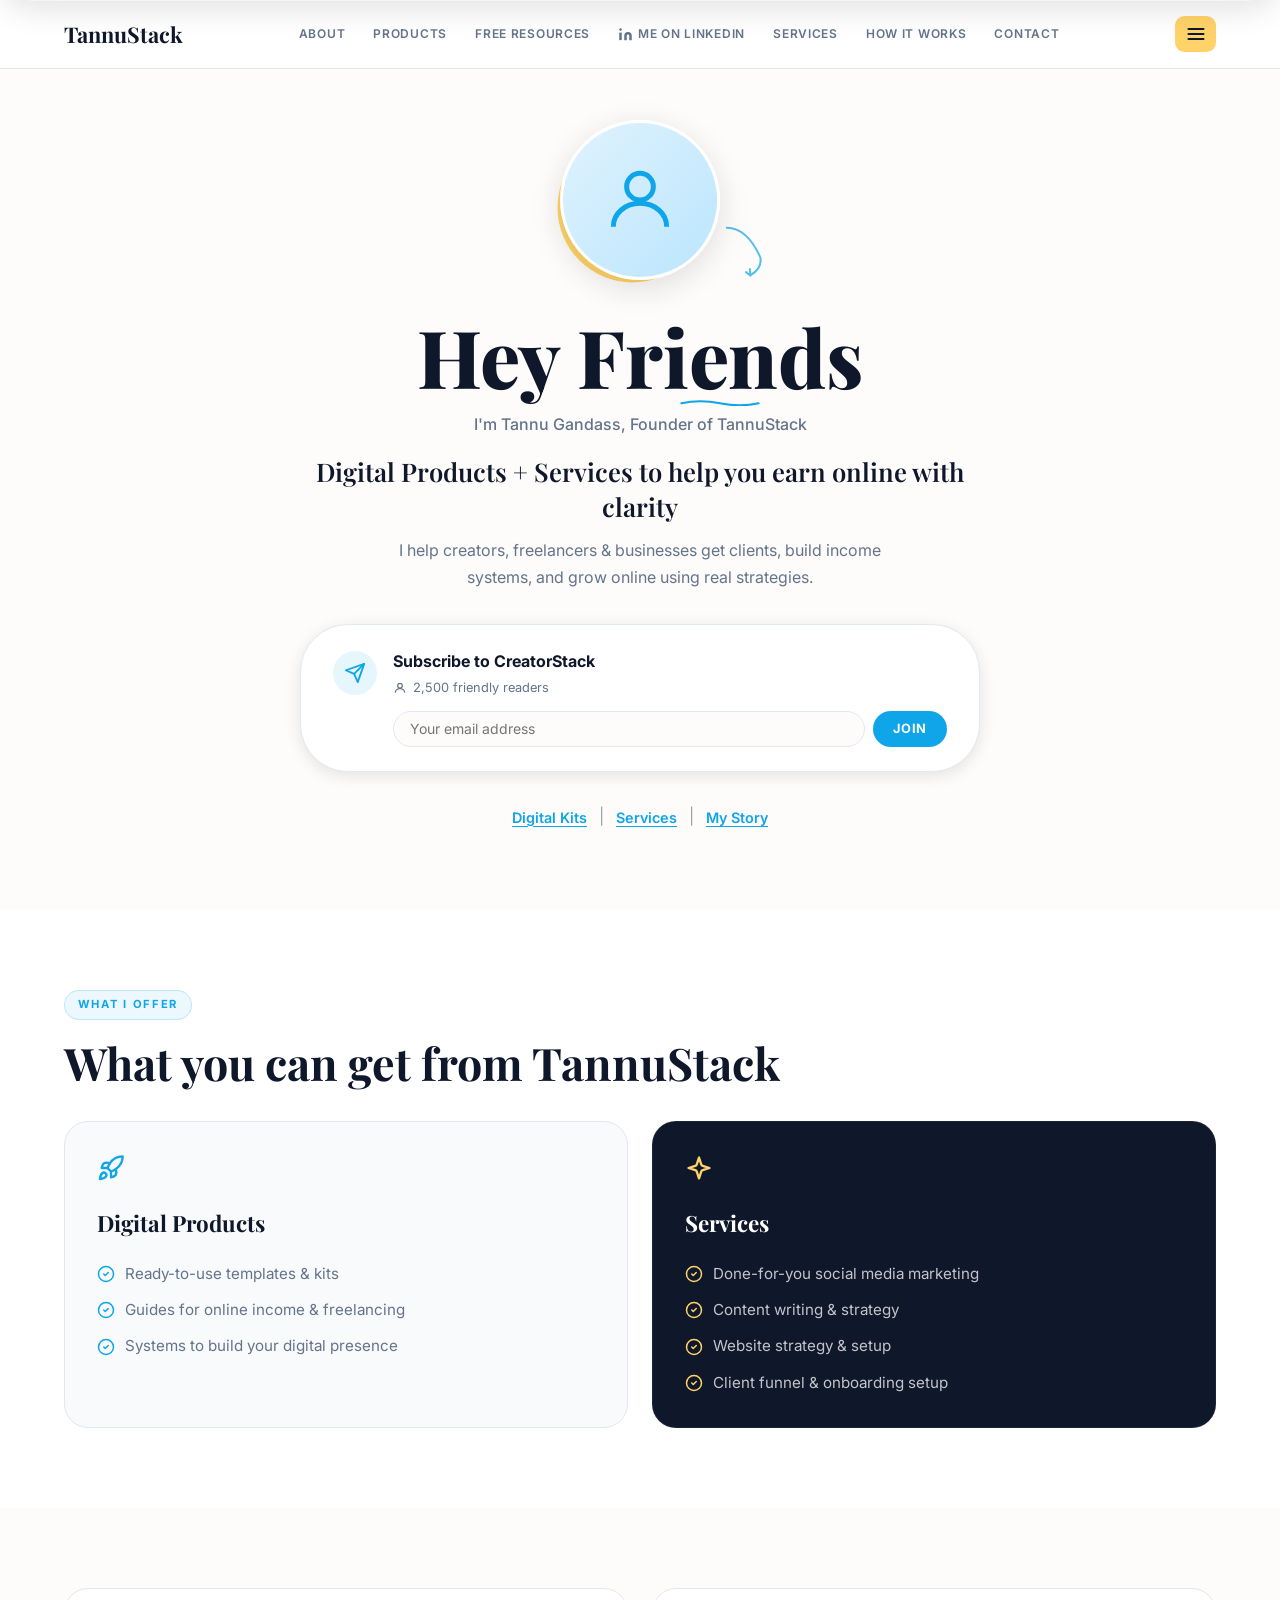
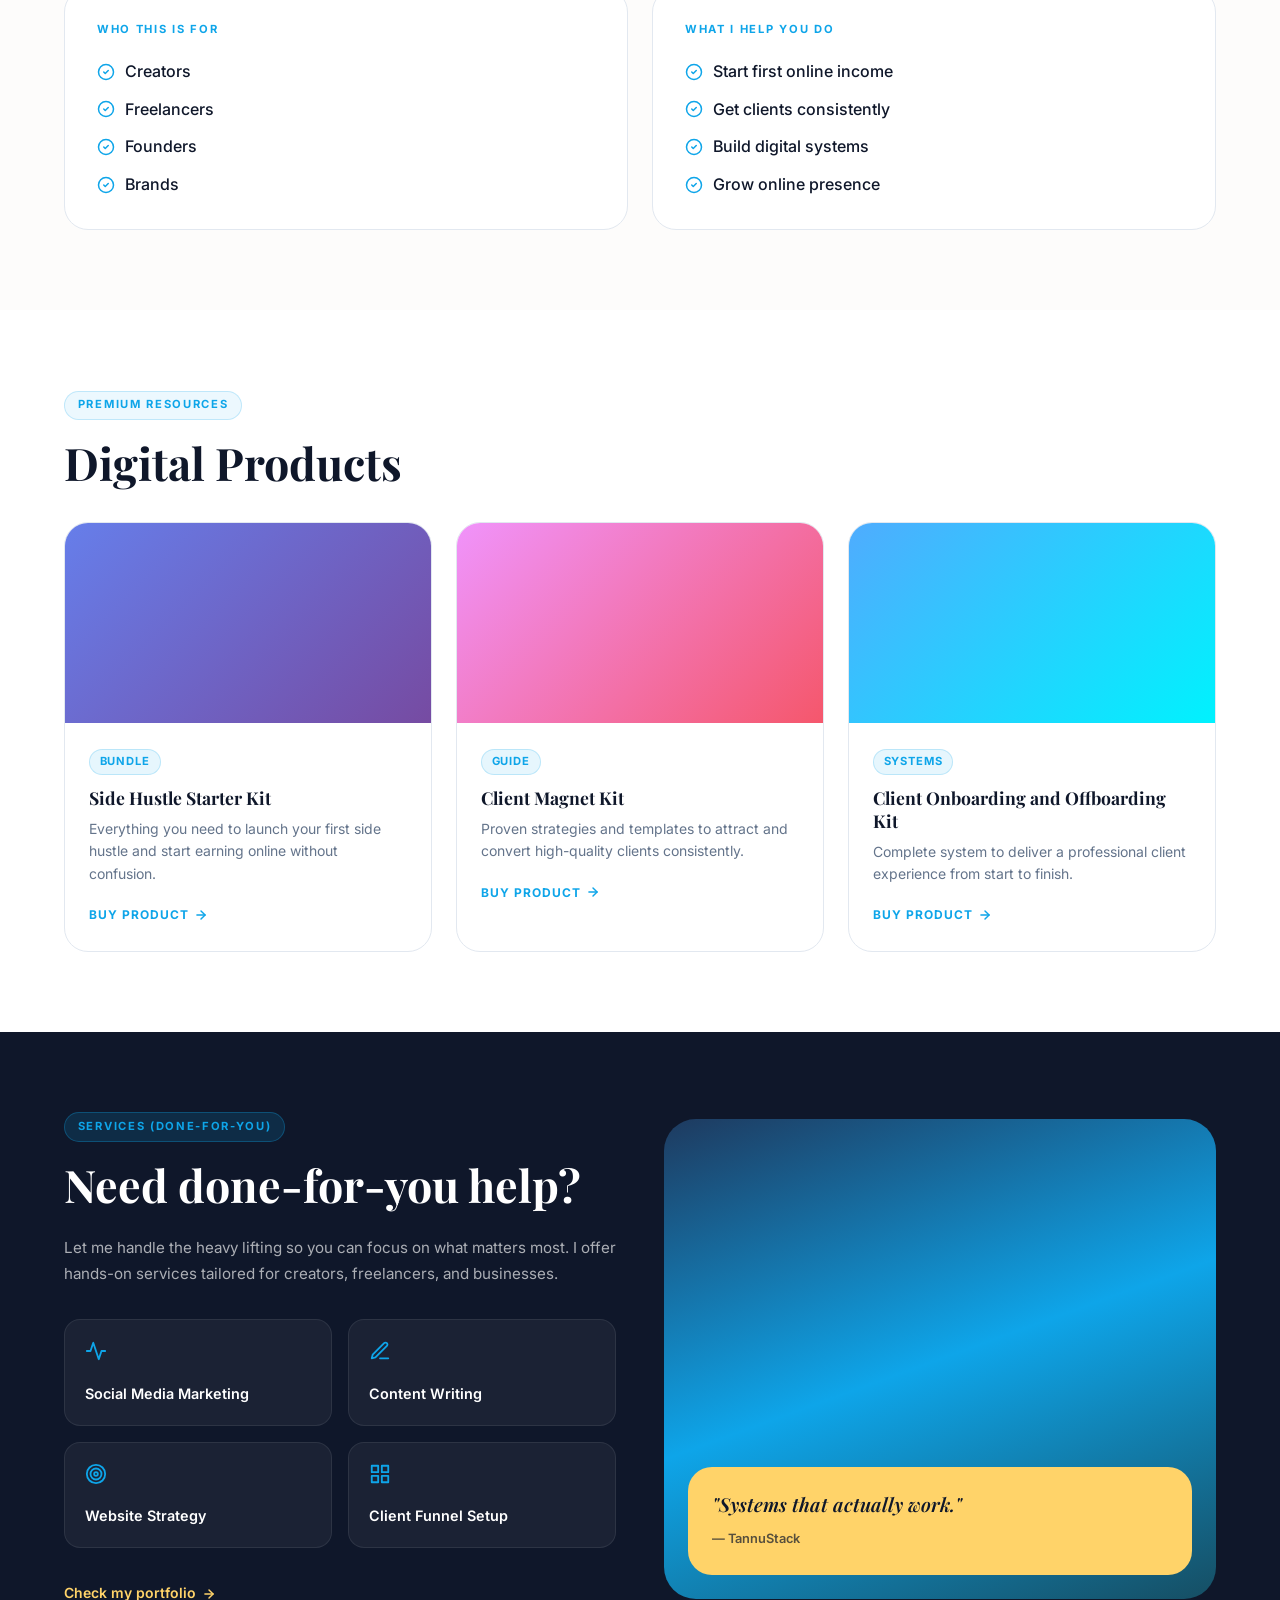
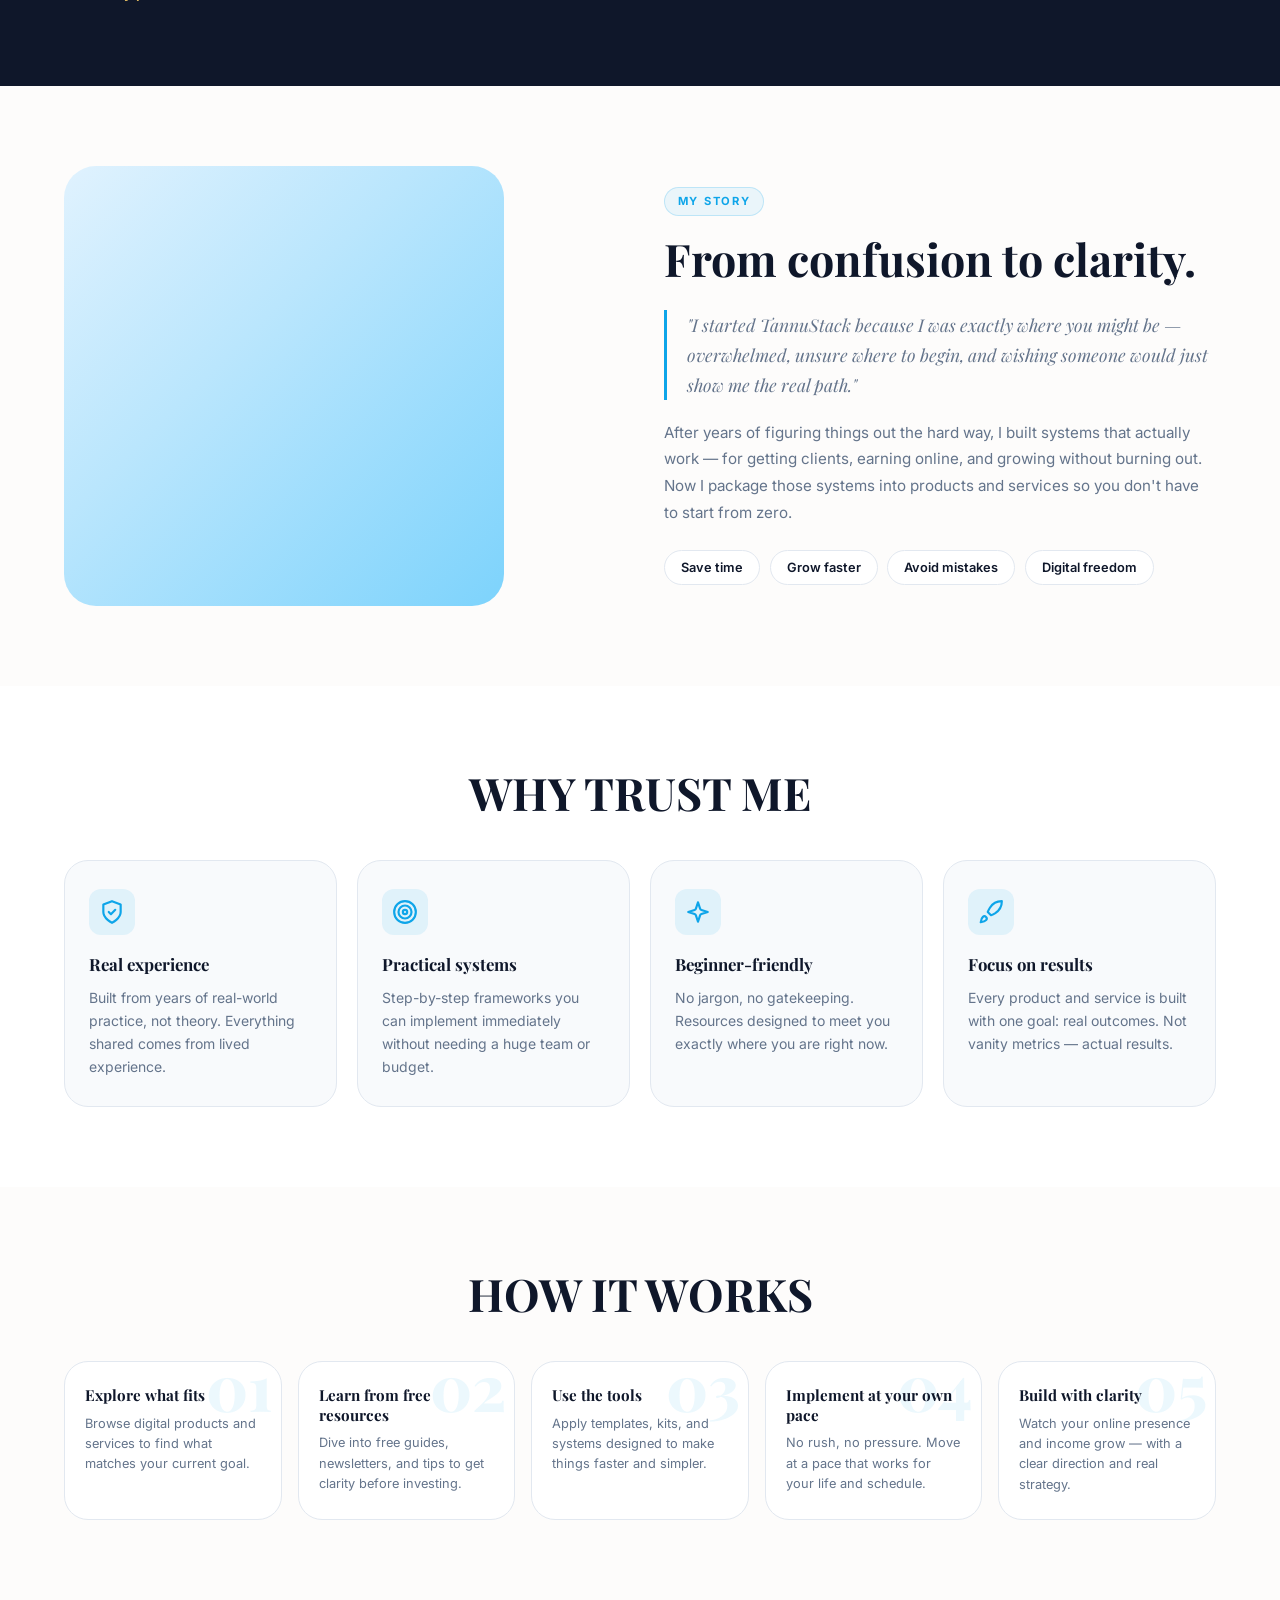
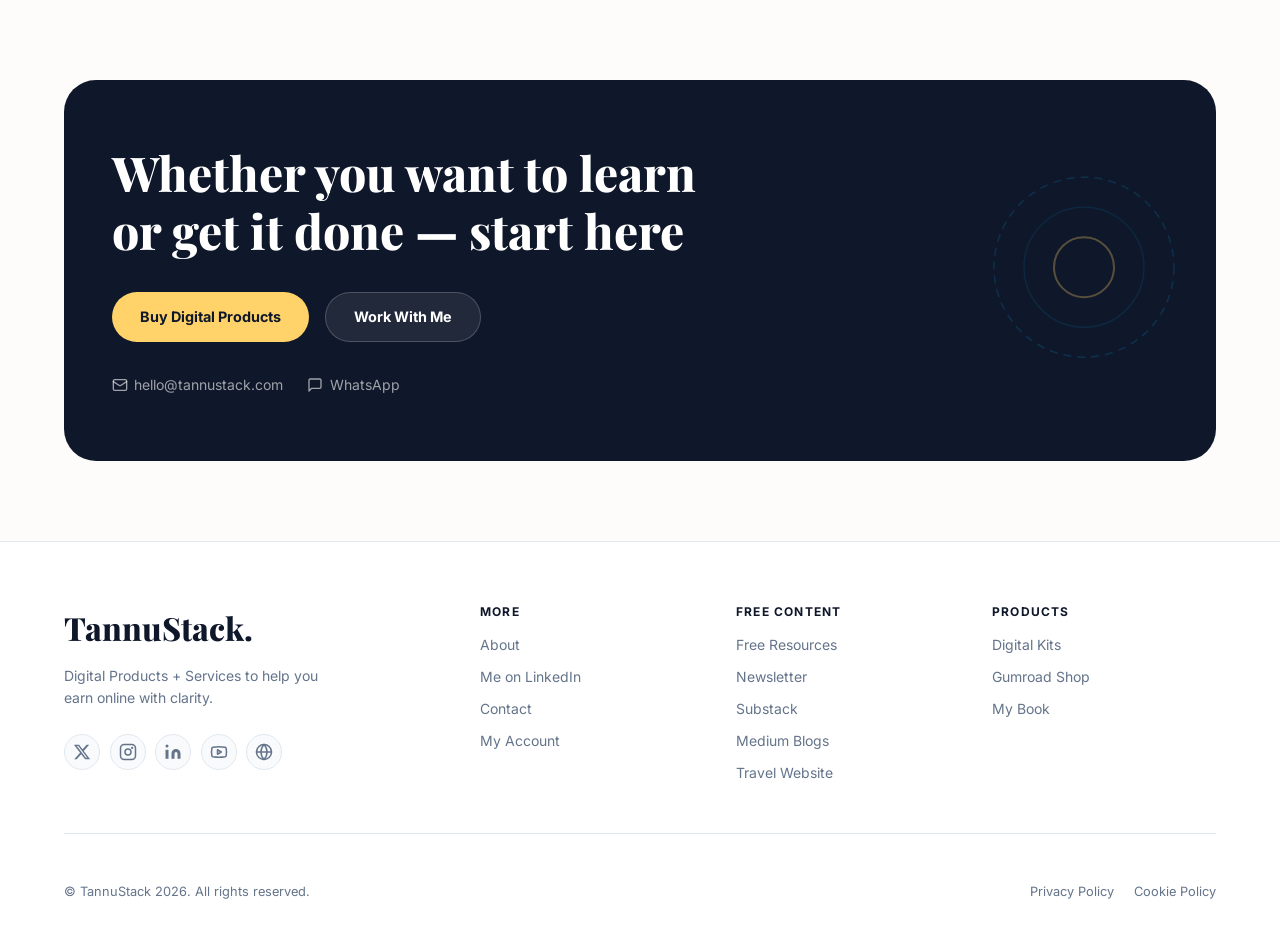
<file: tannustack/index.html>
<!DOCTYPE html>
<html lang="en">
<head>
  <meta charset="UTF-8" />
  <meta name="viewport" content="width=device-width, initial-scale=1.0" />
  <title>TannuStack — Digital Products &amp; Services</title>
  <link rel="preconnect" href="https://fonts.googleapis.com" />
  <link rel="preconnect" href="https://fonts.gstatic.com" crossorigin />
  <link href="https://fonts.googleapis.com/css2?family=Playfair+Display:ital,wght@0,400;0,600;0,700;0,800;1,400;1,600&family=Inter:wght@300;400;500;600;700&display=swap" rel="stylesheet" />
  <link rel="stylesheet" href="style.css" />
</head>
<body>

<!-- NAVBAR -->
<nav class="navbar" id="navbar">
  <div class="nav-container">
    <a href="#" class="nav-logo">
      TannuStack
      <svg class="logo-underline" viewBox="0 0 120 12" fill="none" xmlns="http://www.w3.org/2000/svg" aria-hidden="true">
        <path d="M2 8 Q30 2 60 8 Q90 14 118 8" stroke="#0ea5e9" stroke-width="2.5" stroke-linecap="round" fill="none"/>
      </svg>
    </a>
    <div class="nav-links" id="navLinks">
      <a href="#about" class="nav-link">About</a>
      <a href="#products" class="nav-link">Products</a>
      <a href="#resources" class="nav-link">Free Resources</a>
      <a href="https://linkedin.com" target="_blank" rel="noopener" class="nav-link nav-link-icon">
        <svg width="15" height="15" viewBox="0 0 24 24" fill="currentColor" aria-hidden="true"><path d="M16 8a6 6 0 0 1 6 6v7h-4v-7a2 2 0 0 0-2-2 2 2 0 0 0-2 2v7h-4v-7a6 6 0 0 1 6-6z"/><rect x="2" y="9" width="4" height="12"/><circle cx="4" cy="4" r="2"/></svg>
        Me on LinkedIn
      </a>
      <a href="#services" class="nav-link">Services</a>
      <a href="#how-it-works" class="nav-link">How it works</a>
      <a href="#contact" class="nav-link">Contact</a>
    </div>
    <button class="hamburger" id="hamburger" aria-label="Toggle menu" aria-expanded="false">
      <svg width="20" height="20" viewBox="0 0 24 24" fill="none" stroke="currentColor" stroke-width="2.5" stroke-linecap="round">
        <line x1="3" y1="6" x2="21" y2="6"/>
        <line x1="3" y1="12" x2="21" y2="12"/>
        <line x1="3" y1="18" x2="21" y2="18"/>
      </svg>
    </button>
  </div>
</nav>

<!-- MOBILE MENU DRAWER -->
<div class="mobile-menu" id="mobileMenu" aria-hidden="true">
  <div class="mobile-menu-backdrop" id="mobileBackdrop"></div>
  <div class="mobile-menu-drawer" id="mobileDrawer">
    <div class="mobile-menu-header">
      <span class="nav-logo">TannuStack</span>
      <button class="mobile-close" id="mobileClose" aria-label="Close menu">
        <svg width="20" height="20" viewBox="0 0 24 24" fill="none" stroke="currentColor" stroke-width="2.5" stroke-linecap="round">
          <line x1="18" y1="6" x2="6" y2="18"/><line x1="6" y1="6" x2="18" y2="18"/>
        </svg>
      </button>
    </div>
    <div class="mobile-nav-links">
      <a href="#about" class="mobile-nav-link">About</a>
      <a href="#products" class="mobile-nav-link">Products</a>
      <a href="#resources" class="mobile-nav-link">Free Resources</a>
      <a href="https://linkedin.com" target="_blank" rel="noopener" class="mobile-nav-link">Me on LinkedIn</a>
      <a href="#services" class="mobile-nav-link">Services</a>
      <a href="#how-it-works" class="mobile-nav-link">How it works</a>
      <a href="#contact" class="mobile-nav-link">Contact</a>
    </div>
  </div>
</div>

<!-- HERO SECTION -->
<section class="hero" id="hero">
  <div class="hero-container">
    <div class="hero-photo-wrap">
      <div class="hero-photo-yellow-bg"></div>
      <div class="hero-photo-circle hero-photo-animate">
        <div class="hero-photo-placeholder">
          <svg width="80" height="80" viewBox="0 0 24 24" fill="none" stroke="#0ea5e9" stroke-width="1.5" aria-hidden="true">
            <circle cx="12" cy="8" r="4"/><path d="M4 20c0-4 3.6-7 8-7s8 3 8 7"/>
          </svg>
        </div>
      </div>
      <div class="hero-arrow-deco" aria-hidden="true">
        <svg width="60" height="60" viewBox="0 0 60 60" fill="none">
          <path d="M10 10 Q30 5 50 30 Q55 40 45 50" stroke="#0ea5e9" stroke-width="2" stroke-linecap="round" fill="none"/>
          <path d="M40 48 L45 50 L43 44" stroke="#0ea5e9" stroke-width="2" stroke-linecap="round" stroke-linejoin="round" fill="none"/>
        </svg>
      </div>
    </div>

    <h1 class="hero-heading scroll-fade-up">
      Hey <span class="wavy-underline">Friends</span>
    </h1>
    <p class="hero-sub scroll-fade-up">I'm Tannu Gandass, Founder of TannuStack</p>
    <p class="hero-body scroll-fade-up">Digital Products + Services to help you earn online with clarity</p>
    <p class="hero-desc scroll-fade-up">I help creators, freelancers &amp; businesses get clients, build income systems, and grow online using real strategies.</p>

    <div class="hero-newsletter scroll-scale-in">
      <div class="newsletter-icon">
        <svg width="22" height="22" viewBox="0 0 24 24" fill="none" stroke="#0ea5e9" stroke-width="2" stroke-linecap="round" stroke-linejoin="round" aria-hidden="true">
          <path d="M22 2L11 13"/><path d="M22 2L15 22l-4-9-9-4 20-7z"/>
        </svg>
      </div>
      <div class="newsletter-content">
        <div class="newsletter-title">Subscribe to CreatorStack</div>
        <div class="newsletter-readers">
          <svg width="14" height="14" viewBox="0 0 24 24" fill="none" stroke="#64748b" stroke-width="2" aria-hidden="true"><circle cx="12" cy="8" r="4"/><path d="M4 20c0-4 3.6-7 8-7s8 3 8 7"/></svg>
          2,500 friendly readers
        </div>
        <div class="newsletter-form">
          <input type="email" placeholder="Your email address" class="newsletter-input" aria-label="Email address" />
          <button class="newsletter-btn" type="button">JOIN</button>
        </div>
      </div>
    </div>

    <div class="hero-links scroll-fade-up">
      <a href="#digital-products" class="hero-text-link">Digital Kits</a>
      <span class="hero-link-sep" aria-hidden="true">|</span>
      <a href="#services" class="hero-text-link">Services</a>
      <span class="hero-link-sep" aria-hidden="true">|</span>
      <a href="#about" class="hero-text-link">My Story</a>
    </div>
  </div>
</section>

<!-- WHAT YOU CAN GET -->
<section class="what-you-get" id="products">
  <div class="section-container">
    <div class="section-label scroll-fade-up">WHAT I OFFER</div>
    <h2 class="section-heading scroll-fade-up">What you can get from TannuStack</h2>
    <div class="offer-grid">
      <div class="offer-card offer-card-light scroll-fade-left">
        <div class="offer-icon">
          <svg width="28" height="28" viewBox="0 0 24 24" fill="none" stroke="#0ea5e9" stroke-width="2" stroke-linecap="round" stroke-linejoin="round" aria-hidden="true">
            <path d="M4.5 16.5c-1.5 1.26-2 5-2 5s3.74-.5 5-2c.71-.84.7-2.13-.09-2.91a2.18 2.18 0 0 0-2.91-.09z"/>
            <path d="m12 15-3-3a22 22 0 0 1 2-3.95A12.88 12.88 0 0 1 22 2c0 2.72-.78 7.5-6 11a22.35 22.35 0 0 1-4 2z"/>
            <path d="M9 12H4s.55-3.03 2-4c1.62-1.08 5 0 5 0"/>
            <path d="M12 15v5s3.03-.55 4-2c1.08-1.62 0-5 0-5"/>
          </svg>
        </div>
        <h3 class="offer-title">Digital Products</h3>
        <ul class="offer-list">
          <li class="offer-list-item">
            <svg class="check-icon" width="18" height="18" viewBox="0 0 24 24" fill="none" stroke="#0ea5e9" stroke-width="2" stroke-linecap="round" stroke-linejoin="round" aria-hidden="true"><circle cx="12" cy="12" r="10"/><path d="m9 12 2 2 4-4"/></svg>
            Ready-to-use templates &amp; kits
          </li>
          <li class="offer-list-item">
            <svg class="check-icon" width="18" height="18" viewBox="0 0 24 24" fill="none" stroke="#0ea5e9" stroke-width="2" stroke-linecap="round" stroke-linejoin="round" aria-hidden="true"><circle cx="12" cy="12" r="10"/><path d="m9 12 2 2 4-4"/></svg>
            Guides for online income &amp; freelancing
          </li>
          <li class="offer-list-item">
            <svg class="check-icon" width="18" height="18" viewBox="0 0 24 24" fill="none" stroke="#0ea5e9" stroke-width="2" stroke-linecap="round" stroke-linejoin="round" aria-hidden="true"><circle cx="12" cy="12" r="10"/><path d="m9 12 2 2 4-4"/></svg>
            Systems to build your digital presence
          </li>
        </ul>
      </div>
      <div class="offer-card offer-card-dark scroll-fade-right">
        <div class="offer-icon">
          <svg width="28" height="28" viewBox="0 0 24 24" fill="none" stroke="#FFD369" stroke-width="2" stroke-linecap="round" stroke-linejoin="round" aria-hidden="true">
            <path d="m12 3-1.912 5.813a2 2 0 0 1-1.275 1.275L3 12l5.813 1.912a2 2 0 0 1 1.275 1.275L12 21l1.912-5.813a2 2 0 0 1 1.275-1.275L21 12l-5.813-1.912a2 2 0 0 1-1.275-1.275L12 3z"/>
          </svg>
        </div>
        <h3 class="offer-title offer-title-light">Services</h3>
        <ul class="offer-list">
          <li class="offer-list-item offer-list-item-light">
            <svg class="check-icon" width="18" height="18" viewBox="0 0 24 24" fill="none" stroke="#FFD369" stroke-width="2" stroke-linecap="round" stroke-linejoin="round" aria-hidden="true"><circle cx="12" cy="12" r="10"/><path d="m9 12 2 2 4-4"/></svg>
            Done-for-you social media marketing
          </li>
          <li class="offer-list-item offer-list-item-light">
            <svg class="check-icon" width="18" height="18" viewBox="0 0 24 24" fill="none" stroke="#FFD369" stroke-width="2" stroke-linecap="round" stroke-linejoin="round" aria-hidden="true"><circle cx="12" cy="12" r="10"/><path d="m9 12 2 2 4-4"/></svg>
            Content writing &amp; strategy
          </li>
          <li class="offer-list-item offer-list-item-light">
            <svg class="check-icon" width="18" height="18" viewBox="0 0 24 24" fill="none" stroke="#FFD369" stroke-width="2" stroke-linecap="round" stroke-linejoin="round" aria-hidden="true"><circle cx="12" cy="12" r="10"/><path d="m9 12 2 2 4-4"/></svg>
            Website strategy &amp; setup
          </li>
          <li class="offer-list-item offer-list-item-light">
            <svg class="check-icon" width="18" height="18" viewBox="0 0 24 24" fill="none" stroke="#FFD369" stroke-width="2" stroke-linecap="round" stroke-linejoin="round" aria-hidden="true"><circle cx="12" cy="12" r="10"/><path d="m9 12 2 2 4-4"/></svg>
            Client funnel &amp; onboarding setup
          </li>
        </ul>
      </div>
    </div>
  </div>
</section>

<!-- WHO THIS IS FOR / WHAT I HELP YOU DO -->
<section class="for-section" id="resources">
  <div class="section-container">
    <div class="for-grid">
      <div class="for-card scroll-fade-left">
        <div class="for-label">WHO THIS IS FOR</div>
        <ul class="for-list">
          <li class="for-list-item">
            <svg class="check-icon" width="18" height="18" viewBox="0 0 24 24" fill="none" stroke="#0ea5e9" stroke-width="2" stroke-linecap="round" stroke-linejoin="round" aria-hidden="true"><circle cx="12" cy="12" r="10"/><path d="m9 12 2 2 4-4"/></svg>
            Creators
          </li>
          <li class="for-list-item">
            <svg class="check-icon" width="18" height="18" viewBox="0 0 24 24" fill="none" stroke="#0ea5e9" stroke-width="2" stroke-linecap="round" stroke-linejoin="round" aria-hidden="true"><circle cx="12" cy="12" r="10"/><path d="m9 12 2 2 4-4"/></svg>
            Freelancers
          </li>
          <li class="for-list-item">
            <svg class="check-icon" width="18" height="18" viewBox="0 0 24 24" fill="none" stroke="#0ea5e9" stroke-width="2" stroke-linecap="round" stroke-linejoin="round" aria-hidden="true"><circle cx="12" cy="12" r="10"/><path d="m9 12 2 2 4-4"/></svg>
            Founders
          </li>
          <li class="for-list-item">
            <svg class="check-icon" width="18" height="18" viewBox="0 0 24 24" fill="none" stroke="#0ea5e9" stroke-width="2" stroke-linecap="round" stroke-linejoin="round" aria-hidden="true"><circle cx="12" cy="12" r="10"/><path d="m9 12 2 2 4-4"/></svg>
            Brands
          </li>
        </ul>
      </div>
      <div class="for-card scroll-fade-right">
        <div class="for-label">WHAT I HELP YOU DO</div>
        <ul class="for-list">
          <li class="for-list-item">
            <svg class="check-icon" width="18" height="18" viewBox="0 0 24 24" fill="none" stroke="#0ea5e9" stroke-width="2" stroke-linecap="round" stroke-linejoin="round" aria-hidden="true"><circle cx="12" cy="12" r="10"/><path d="m9 12 2 2 4-4"/></svg>
            Start first online income
          </li>
          <li class="for-list-item">
            <svg class="check-icon" width="18" height="18" viewBox="0 0 24 24" fill="none" stroke="#0ea5e9" stroke-width="2" stroke-linecap="round" stroke-linejoin="round" aria-hidden="true"><circle cx="12" cy="12" r="10"/><path d="m9 12 2 2 4-4"/></svg>
            Get clients consistently
          </li>
          <li class="for-list-item">
            <svg class="check-icon" width="18" height="18" viewBox="0 0 24 24" fill="none" stroke="#0ea5e9" stroke-width="2" stroke-linecap="round" stroke-linejoin="round" aria-hidden="true"><circle cx="12" cy="12" r="10"/><path d="m9 12 2 2 4-4"/></svg>
            Build digital systems
          </li>
          <li class="for-list-item">
            <svg class="check-icon" width="18" height="18" viewBox="0 0 24 24" fill="none" stroke="#0ea5e9" stroke-width="2" stroke-linecap="round" stroke-linejoin="round" aria-hidden="true"><circle cx="12" cy="12" r="10"/><path d="m9 12 2 2 4-4"/></svg>
            Grow online presence
          </li>
        </ul>
      </div>
    </div>
  </div>
</section>

<!-- DIGITAL PRODUCTS -->
<section class="products-section" id="digital-products">
  <div class="section-container">
    <div class="section-label scroll-fade-up">PREMIUM RESOURCES</div>
    <h2 class="section-heading scroll-fade-up">Digital Products</h2>
    <div class="products-grid">
      <div class="product-card stagger-child scroll-fade-up">
        <div class="product-image product-image-1"></div>
        <div class="product-body">
          <span class="product-tag">Bundle</span>
          <h3 class="product-title">Side Hustle Starter Kit</h3>
          <p class="product-desc">Everything you need to launch your first side hustle and start earning online without confusion.</p>
          <a href="https://side-hustle.tannustack.com/" target="_blank" rel="noopener" class="product-link">
            BUY PRODUCT
            <svg width="14" height="14" viewBox="0 0 24 24" fill="none" stroke="currentColor" stroke-width="2.5" stroke-linecap="round" stroke-linejoin="round" aria-hidden="true"><path d="M5 12h14"/><path d="m12 5 7 7-7 7"/></svg>
          </a>
        </div>
      </div>
      <div class="product-card stagger-child scroll-fade-up">
        <div class="product-image product-image-2"></div>
        <div class="product-body">
          <span class="product-tag">Guide</span>
          <h3 class="product-title">Client Magnet Kit</h3>
          <p class="product-desc">Proven strategies and templates to attract and convert high-quality clients consistently.</p>
          <a href="https://client-magnet-kit.tannustack.com/" target="_blank" rel="noopener" class="product-link">
            BUY PRODUCT
            <svg width="14" height="14" viewBox="0 0 24 24" fill="none" stroke="currentColor" stroke-width="2.5" stroke-linecap="round" stroke-linejoin="round" aria-hidden="true"><path d="M5 12h14"/><path d="m12 5 7 7-7 7"/></svg>
          </a>
        </div>
      </div>
      <div class="product-card stagger-child scroll-fade-up">
        <div class="product-image product-image-3"></div>
        <div class="product-body">
          <span class="product-tag">Systems</span>
          <h3 class="product-title">Client Onboarding and Offboarding Kit</h3>
          <p class="product-desc">Complete system to deliver a professional client experience from start to finish.</p>
          <a href="https://client-experience.tannustack.com/" target="_blank" rel="noopener" class="product-link">
            BUY PRODUCT
            <svg width="14" height="14" viewBox="0 0 24 24" fill="none" stroke="currentColor" stroke-width="2.5" stroke-linecap="round" stroke-linejoin="round" aria-hidden="true"><path d="M5 12h14"/><path d="m12 5 7 7-7 7"/></svg>
          </a>
        </div>
      </div>
    </div>
  </div>
</section>

<!-- SERVICES -->
<section class="services-section" id="services">
  <div class="section-container">
    <div class="services-inner">
      <div class="services-left">
        <div class="section-label section-label-light scroll-fade-up">SERVICES (DONE-FOR-YOU)</div>
        <h2 class="section-heading section-heading-light scroll-fade-up">Need done-for-you help?</h2>
        <p class="services-body scroll-fade-up">Let me handle the heavy lifting so you can focus on what matters most. I offer hands-on services tailored for creators, freelancers, and businesses.</p>
        <div class="services-grid">
          <div class="service-card stagger-child scroll-fade-up">
            <div class="service-icon">
              <svg width="22" height="22" viewBox="0 0 24 24" fill="none" stroke="#0ea5e9" stroke-width="2" stroke-linecap="round" stroke-linejoin="round" aria-hidden="true">
                <path d="M22 12h-4l-3 9L9 3l-3 9H2"/>
              </svg>
            </div>
            <div class="service-name">Social Media Marketing</div>
          </div>
          <div class="service-card stagger-child scroll-fade-up">
            <div class="service-icon">
              <svg width="22" height="22" viewBox="0 0 24 24" fill="none" stroke="#0ea5e9" stroke-width="2" stroke-linecap="round" stroke-linejoin="round" aria-hidden="true">
                <path d="M12 20h9"/><path d="M16.5 3.5a2.121 2.121 0 0 1 3 3L7 19l-4 1 1-4L16.5 3.5z"/>
              </svg>
            </div>
            <div class="service-name">Content Writing</div>
          </div>
          <div class="service-card stagger-child scroll-fade-up">
            <div class="service-icon">
              <svg width="22" height="22" viewBox="0 0 24 24" fill="none" stroke="#0ea5e9" stroke-width="2" stroke-linecap="round" stroke-linejoin="round" aria-hidden="true">
                <circle cx="12" cy="12" r="10"/><circle cx="12" cy="12" r="6"/><circle cx="12" cy="12" r="2"/>
              </svg>
            </div>
            <div class="service-name">Website Strategy</div>
          </div>
          <div class="service-card stagger-child scroll-fade-up">
            <div class="service-icon">
              <svg width="22" height="22" viewBox="0 0 24 24" fill="none" stroke="#0ea5e9" stroke-width="2" stroke-linecap="round" stroke-linejoin="round" aria-hidden="true">
                <path d="M3 3h7v7H3zM14 3h7v7h-7zM14 14h7v7h-7zM3 14h7v7H3z"/>
              </svg>
            </div>
            <div class="service-name">Client Funnel Setup</div>
          </div>
        </div>
        <a href="#contact" class="services-portfolio-link scroll-fade-up">
          Check my portfolio
          <svg width="14" height="14" viewBox="0 0 24 24" fill="none" stroke="currentColor" stroke-width="2.5" stroke-linecap="round" stroke-linejoin="round" aria-hidden="true"><path d="M5 12h14"/><path d="m12 5 7 7-7 7"/></svg>
        </a>
      </div>
      <div class="services-right scroll-fade-right">
        <div class="services-image-placeholder">
          <div class="services-quote-card">
            <p class="services-quote">"Systems that actually work."</p>
            <span class="services-quote-attr">— TannuStack</span>
          </div>
        </div>
      </div>
    </div>
  </div>
</section>

<!-- ABOUT -->
<section class="about-section" id="about">
  <div class="section-container">
    <div class="about-inner">
      <div class="about-image-col scroll-fade-left">
        <div class="about-image-placeholder"></div>
      </div>
      <div class="about-content-col">
        <div class="section-label scroll-fade-up">MY STORY</div>
        <h2 class="section-heading scroll-fade-up">From confusion to clarity.</h2>
        <blockquote class="about-quote scroll-fade-up">
          "I started TannuStack because I was exactly where you might be — overwhelmed, unsure where to begin, and wishing someone would just show me the real path."
        </blockquote>
        <p class="about-body scroll-fade-up">After years of figuring things out the hard way, I built systems that actually work — for getting clients, earning online, and growing without burning out. Now I package those systems into products and services so you don't have to start from zero.</p>
        <div class="about-chips scroll-fade-up">
          <span class="about-chip">Save time</span>
          <span class="about-chip">Grow faster</span>
          <span class="about-chip">Avoid mistakes</span>
          <span class="about-chip">Digital freedom</span>
        </div>
      </div>
    </div>
  </div>
</section>

<!-- WHY TRUST ME -->
<section class="trust-section">
  <div class="section-container">
    <h2 class="section-heading text-center scroll-fade-up">WHY TRUST ME</h2>
    <div class="trust-grid">
      <div class="trust-card stagger-child scroll-fade-up">
        <div class="trust-icon">
          <svg width="26" height="26" viewBox="0 0 24 24" fill="none" stroke="#0ea5e9" stroke-width="2" stroke-linecap="round" stroke-linejoin="round" aria-hidden="true">
            <path d="M12 22s8-4 8-10V5l-8-3-8 3v7c0 6 8 10 8 10z"/><path d="m9 12 2 2 4-4"/>
          </svg>
        </div>
        <h3 class="trust-title">Real experience</h3>
        <p class="trust-desc">Built from years of real-world practice, not theory. Everything shared comes from lived experience.</p>
      </div>
      <div class="trust-card stagger-child scroll-fade-up">
        <div class="trust-icon">
          <svg width="26" height="26" viewBox="0 0 24 24" fill="none" stroke="#0ea5e9" stroke-width="2" stroke-linecap="round" stroke-linejoin="round" aria-hidden="true">
            <circle cx="12" cy="12" r="10"/><circle cx="12" cy="12" r="6"/><circle cx="12" cy="12" r="2"/>
          </svg>
        </div>
        <h3 class="trust-title">Practical systems</h3>
        <p class="trust-desc">Step-by-step frameworks you can implement immediately without needing a huge team or budget.</p>
      </div>
      <div class="trust-card stagger-child scroll-fade-up">
        <div class="trust-icon">
          <svg width="26" height="26" viewBox="0 0 24 24" fill="none" stroke="#0ea5e9" stroke-width="2" stroke-linecap="round" stroke-linejoin="round" aria-hidden="true">
            <path d="m12 3-1.912 5.813a2 2 0 0 1-1.275 1.275L3 12l5.813 1.912a2 2 0 0 1 1.275 1.275L12 21l1.912-5.813a2 2 0 0 1 1.275-1.275L21 12l-5.813-1.912a2 2 0 0 1-1.275-1.275L12 3z"/>
          </svg>
        </div>
        <h3 class="trust-title">Beginner-friendly</h3>
        <p class="trust-desc">No jargon, no gatekeeping. Resources designed to meet you exactly where you are right now.</p>
      </div>
      <div class="trust-card stagger-child scroll-fade-up">
        <div class="trust-icon">
          <svg width="26" height="26" viewBox="0 0 24 24" fill="none" stroke="#0ea5e9" stroke-width="2" stroke-linecap="round" stroke-linejoin="round" aria-hidden="true">
            <path d="M4.5 16.5c-1.5 1.26-2 5-2 5s3.74-.5 5-2c.71-.84.7-2.13-.09-2.91a2.18 2.18 0 0 0-2.91-.09z"/>
            <path d="m12 15-3-3a22 22 0 0 1 2-3.95A12.88 12.88 0 0 1 22 2c0 2.72-.78 7.5-6 11a22.35 22.35 0 0 1-4 2z"/>
          </svg>
        </div>
        <h3 class="trust-title">Focus on results</h3>
        <p class="trust-desc">Every product and service is built with one goal: real outcomes. Not vanity metrics — actual results.</p>
      </div>
    </div>
  </div>
</section>

<!-- HOW IT WORKS -->
<section class="how-section" id="how-it-works">
  <div class="section-container">
    <h2 class="section-heading text-center scroll-fade-up">HOW IT WORKS</h2>
    <div class="how-grid">
      <div class="how-step stagger-child scroll-fade-up">
        <div class="how-number" aria-hidden="true">01</div>
        <div class="how-content">
          <h3 class="how-title">Explore what fits</h3>
          <p class="how-desc">Browse digital products and services to find what matches your current goal.</p>
        </div>
      </div>
      <div class="how-step stagger-child scroll-fade-up">
        <div class="how-number" aria-hidden="true">02</div>
        <div class="how-content">
          <h3 class="how-title">Learn from free resources</h3>
          <p class="how-desc">Dive into free guides, newsletters, and tips to get clarity before investing.</p>
        </div>
      </div>
      <div class="how-step stagger-child scroll-fade-up">
        <div class="how-number" aria-hidden="true">03</div>
        <div class="how-content">
          <h3 class="how-title">Use the tools</h3>
          <p class="how-desc">Apply templates, kits, and systems designed to make things faster and simpler.</p>
        </div>
      </div>
      <div class="how-step stagger-child scroll-fade-up">
        <div class="how-number" aria-hidden="true">04</div>
        <div class="how-content">
          <h3 class="how-title">Implement at your own pace</h3>
          <p class="how-desc">No rush, no pressure. Move at a pace that works for your life and schedule.</p>
        </div>
      </div>
      <div class="how-step stagger-child scroll-fade-up">
        <div class="how-number" aria-hidden="true">05</div>
        <div class="how-content">
          <h3 class="how-title">Build with clarity</h3>
          <p class="how-desc">Watch your online presence and income grow — with a clear direction and real strategy.</p>
        </div>
      </div>
    </div>
  </div>
</section>

<!-- CONTACT CTA -->
<section class="contact-section" id="contact">
  <div class="section-container">
    <div class="contact-card scroll-scale-in">
      <div class="contact-deco" aria-hidden="true">
        <svg width="200" height="200" viewBox="0 0 200 200" fill="none">
          <circle cx="100" cy="100" r="90" stroke="#0ea5e9" stroke-width="1.5" stroke-dasharray="8 6" opacity="0.3"/>
          <circle cx="100" cy="100" r="60" stroke="#0ea5e9" stroke-width="1.5" opacity="0.2"/>
          <circle cx="100" cy="100" r="30" stroke="#FFD369" stroke-width="2" opacity="0.5"/>
        </svg>
      </div>
      <div class="contact-inner">
        <h2 class="contact-heading scroll-fade-up">Whether you want to learn or get it done — start here</h2>
        <div class="contact-buttons scroll-fade-up">
          <a href="https://www.tannustack.com/products" target="_blank" rel="noopener" class="btn-yellow">Buy Digital Products</a>
          <a href="#services" class="btn-ghost">Work With Me</a>
        </div>
        <div class="contact-links scroll-fade-up">
          <a href="mailto:hello@tannustack.com" class="contact-link">
            <svg width="16" height="16" viewBox="0 0 24 24" fill="none" stroke="currentColor" stroke-width="2" stroke-linecap="round" stroke-linejoin="round" aria-hidden="true"><rect x="2" y="4" width="20" height="16" rx="2"/><path d="m22 7-8.97 5.7a1.94 1.94 0 0 1-2.06 0L2 7"/></svg>
            hello@tannustack.com
          </a>
          <a href="https://wa.me/message/tannustack" target="_blank" rel="noopener" class="contact-link">
            <svg width="16" height="16" viewBox="0 0 24 24" fill="none" stroke="currentColor" stroke-width="2" stroke-linecap="round" stroke-linejoin="round" aria-hidden="true"><path d="M21 15a2 2 0 0 1-2 2H7l-4 4V5a2 2 0 0 1 2-2h14a2 2 0 0 1 2 2z"/></svg>
            WhatsApp
          </a>
        </div>
      </div>
    </div>
  </div>
</section>

<!-- FOOTER -->
<footer class="footer">
  <div class="section-container">
    <div class="footer-top">
      <div class="footer-brand-col">
        <div class="footer-logo">TannuStack.</div>
        <p class="footer-tagline">Digital Products + Services to help you earn online with clarity.</p>
        <div class="footer-socials">
          <a href="https://twitter.com" target="_blank" rel="noopener" class="social-link" aria-label="X / Twitter">
            <svg width="18" height="18" viewBox="0 0 24 24" fill="currentColor" aria-hidden="true"><path d="M18.244 2.25h3.308l-7.227 8.26 8.502 11.24H16.17l-5.214-6.817L4.99 21.75H1.68l7.73-8.835L1.254 2.25H8.08l4.713 6.231zm-1.161 17.52h1.833L7.084 4.126H5.117z"/></svg>
          </a>
          <a href="https://instagram.com" target="_blank" rel="noopener" class="social-link" aria-label="Instagram">
            <svg width="18" height="18" viewBox="0 0 24 24" fill="none" stroke="currentColor" stroke-width="2" stroke-linecap="round" stroke-linejoin="round" aria-hidden="true"><rect x="2" y="2" width="20" height="20" rx="5" ry="5"/><circle cx="12" cy="12" r="4"/><circle cx="17.5" cy="6.5" r="1.5" fill="currentColor" stroke="none"/></svg>
          </a>
          <a href="https://linkedin.com" target="_blank" rel="noopener" class="social-link" aria-label="LinkedIn">
            <svg width="18" height="18" viewBox="0 0 24 24" fill="currentColor" aria-hidden="true"><path d="M16 8a6 6 0 0 1 6 6v7h-4v-7a2 2 0 0 0-2-2 2 2 0 0 0-2 2v7h-4v-7a6 6 0 0 1 6-6z"/><rect x="2" y="9" width="4" height="12"/><circle cx="4" cy="4" r="2"/></svg>
          </a>
          <a href="https://youtube.com" target="_blank" rel="noopener" class="social-link" aria-label="YouTube">
            <svg width="18" height="18" viewBox="0 0 24 24" fill="none" stroke="currentColor" stroke-width="2" stroke-linecap="round" stroke-linejoin="round" aria-hidden="true"><path d="M2.5 17a24.12 24.12 0 0 1 0-10 2 2 0 0 1 1.4-1.4 49.56 49.56 0 0 1 16.2 0A2 2 0 0 1 21.5 7a24.12 24.12 0 0 1 0 10 2 2 0 0 1-1.4 1.4 49.55 49.55 0 0 1-16.2 0A2 2 0 0 1 2.5 17"/><path d="m10 15 5-3-5-3z"/></svg>
          </a>
          <a href="https://joytripo.com" target="_blank" rel="noopener" class="social-link" aria-label="Travel Website">
            <svg width="18" height="18" viewBox="0 0 24 24" fill="none" stroke="currentColor" stroke-width="2" stroke-linecap="round" stroke-linejoin="round" aria-hidden="true"><circle cx="12" cy="12" r="10"/><path d="M12 2a14.5 14.5 0 0 0 0 20 14.5 14.5 0 0 0 0-20"/><path d="M2 12h20"/></svg>
          </a>
        </div>
      </div>
      <div class="footer-links-col">
        <div class="footer-link-group">
          <div class="footer-link-heading">More</div>
          <a href="#about" class="footer-link">About</a>
          <a href="https://linkedin.com" target="_blank" rel="noopener" class="footer-link">Me on LinkedIn</a>
          <a href="#contact" class="footer-link">Contact</a>
          <a href="#" class="footer-link">My Account</a>
        </div>
        <div class="footer-link-group">
          <div class="footer-link-heading">Free Content</div>
          <a href="#resources" class="footer-link">Free Resources</a>
          <a href="#" class="footer-link">Newsletter</a>
          <a href="https://substack.com" target="_blank" rel="noopener" class="footer-link">Substack</a>
          <a href="https://medium.com" target="_blank" rel="noopener" class="footer-link">Medium Blogs</a>
          <a href="https://joytripo.com" target="_blank" rel="noopener" class="footer-link">Travel Website</a>
        </div>
        <div class="footer-link-group">
          <div class="footer-link-heading">Products</div>
          <a href="#digital-products" class="footer-link">Digital Kits</a>
          <a href="https://gumroad.com" target="_blank" rel="noopener" class="footer-link">Gumroad Shop</a>
          <a href="#" class="footer-link">My Book</a>
        </div>
      </div>
    </div>
    <div class="footer-bottom">
      <span>© TannuStack 2026. All rights reserved.</span>
      <div class="footer-legal">
        <a href="#" class="footer-legal-link">Privacy Policy</a>
        <a href="#" class="footer-legal-link">Cookie Policy</a>
      </div>
    </div>
  </div>
</footer>

<script src="script.js"></script>
</body>
</html>
</file>
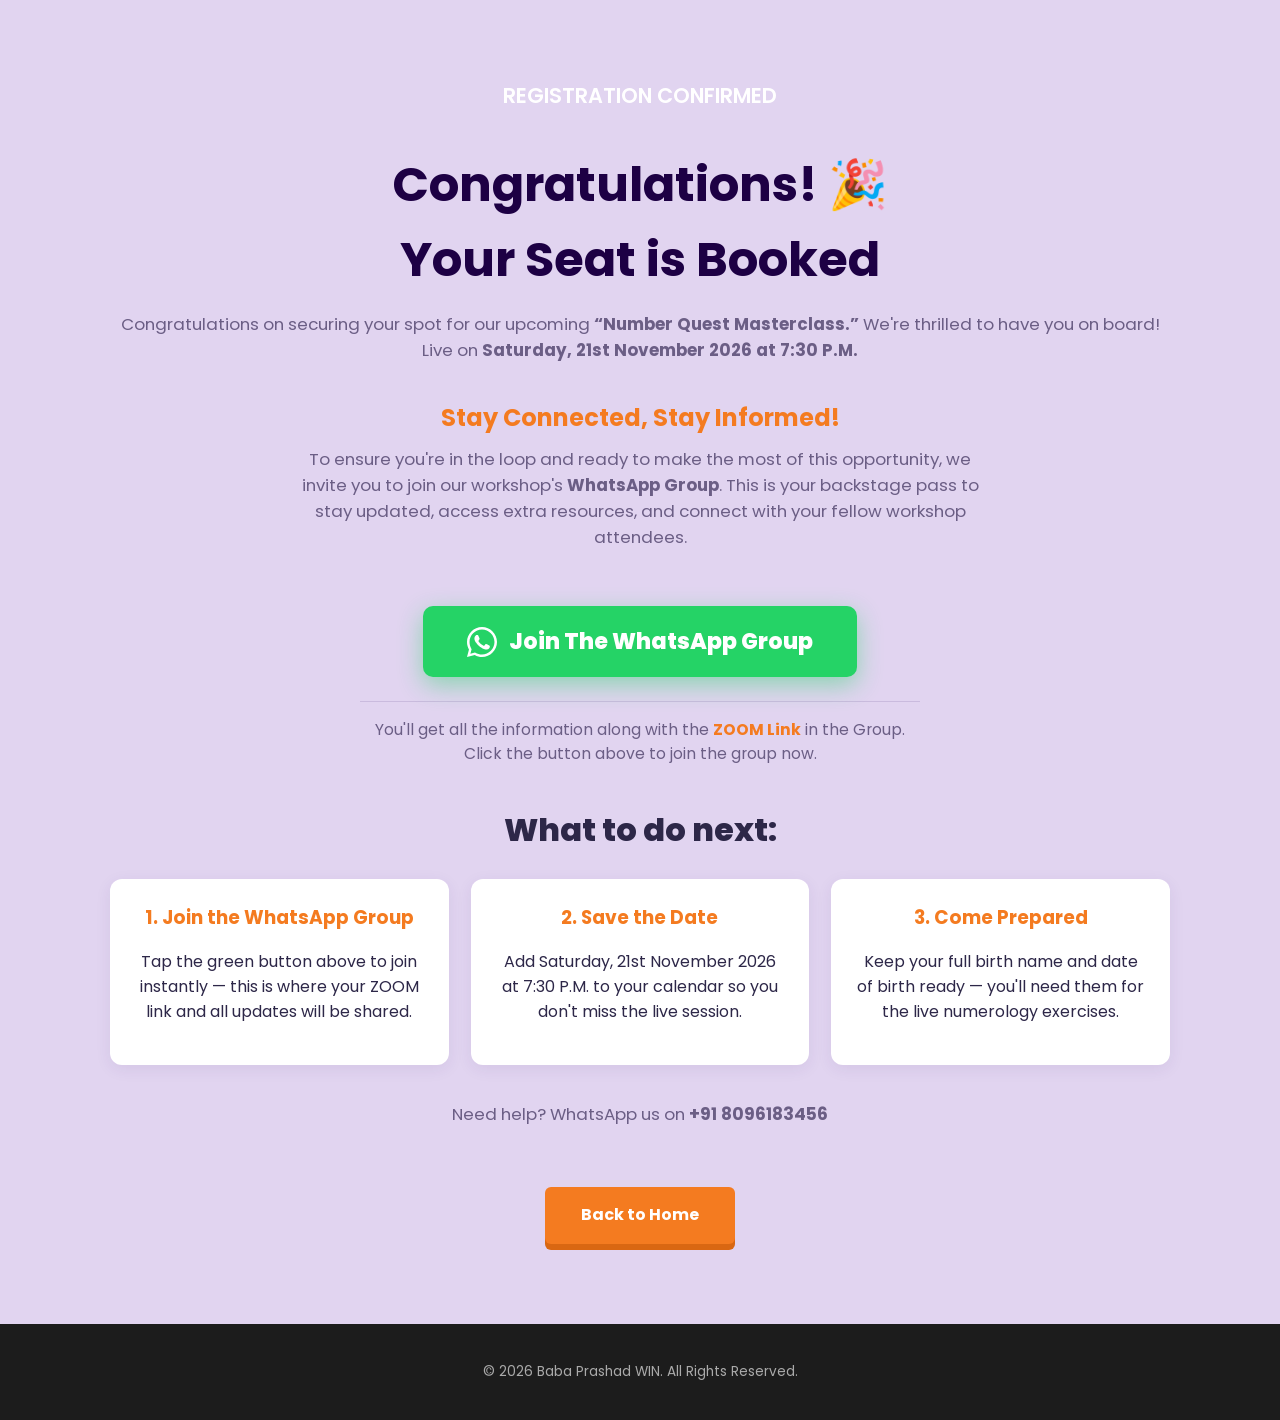
<file: thank-you.html>
<!DOCTYPE html>
<html lang="en">
<head>
  <!-- Google tag (gtag.js) -->
  <script async src="https://www.googletagmanager.com/gtag/js?id=G-XGRT1D3FVW"></script>
  <script>
    window.dataLayer = window.dataLayer || [];
    function gtag(){dataLayer.push(arguments);}
    gtag('js', new Date());

    gtag('config', 'G-XGRT1D3FVW');
  </script>
  <script type="text/javascript">
      (function(c,l,a,r,i,t,y){
          c[a]=c[a]||function(){(c[a].q=c[a].q||[]).push(arguments)};
          t=l.createElement(r);t.async=1;t.src="https://www.clarity.ms/tag/"+i;
          y=l.getElementsByTagName(r)[0];y.parentNode.insertBefore(t,y);
      })(window, document, "clarity", "script", "n6623kxq4e");
  </script>
  <!-- Meta Pixel Code -->
  <script>
  !function(f,b,e,v,n,t,s)
  {if(f.fbq)return;n=f.fbq=function(){n.callMethod?
  n.callMethod.apply(n,arguments):n.queue.push(arguments)};
  if(!f._fbq)f._fbq=n;n.push=n;n.loaded=!0;n.version='2.0';
  n.queue=[];t=b.createElement(e);t.async=!0;
  t.src=v;s=b.getElementsByTagName(e)[0];
  s.parentNode.insertBefore(t,s)}(window, document,'script',
  'https://connect.facebook.net/en_US/fbevents.js');
  fbq('init', '275547391742476');
  fbq('track', 'PageView');
  </script>
  <noscript><img height="1" width="1" style="display:none"
  src="https://www.facebook.com/tr?id=275547391742476&ev=PageView&noscript=1"
  /></noscript>
  <!-- End Meta Pixel Code -->
  <meta charset="UTF-8" />
  <meta name="viewport" content="width=device-width, initial-scale=1.0" />
  <title>Congratulations! Your Seat is Booked | Number Quest Masterclass</title>
  <link rel="canonical" href="https://nqm.kuberanummber.com/thank-you.html" />
  <meta property="og:type" content="website" />
  <meta property="og:url" content="https://nqm.kuberanummber.com/thank-you.html" />
  <meta property="og:title" content="Congratulations! Your Seat is Booked | Number Quest Masterclass" />
  <meta property="og:description" content="Your seat for the Number Quest Masterclass is confirmed. Join the WhatsApp group for the ZOOM link and updates." />
  <link href="https://fonts.googleapis.com/css2?family=Poppins:wght@400;600;700;800&family=Noto+Sans+Telugu&display=swap" rel="stylesheet" />
  <link rel="stylesheet" href="assets/style.css" />
</head>
<body>
  <section class="thank-you-hero">
    <div class="container">
      <p class="live-on accent">REGISTRATION CONFIRMED</p>
      <h1>Congratulations! &#127881;<br />Your Seat is Booked</h1>
      <p class="sub-title">
        Congratulations on securing your spot for our upcoming
        <strong>&ldquo;Number Quest Masterclass.&rdquo;</strong> We're thrilled to have you on board!<br />
        Live on <strong data-webinar-date="full"></strong>
      </p>

      <h2 class="ty-connect-title">Stay Connected, Stay Informed!</h2>
      <p class="sub-title ty-connect-text">
        To ensure you're in the loop and ready to make the most of this opportunity,
        we invite you to join our workshop's <strong>WhatsApp Group</strong>. This is your
        backstage pass to stay updated, access extra resources, and connect with your
        fellow workshop attendees.
      </p>

      <!-- PRIMARY CTA: Join the WhatsApp Group -->
      <a href="https://chat.whatsapp.com/B6JZ5V2OvEoCk5eUvqgGEo" target="_blank" rel="noopener" class="btn-whatsapp">
        <svg class="wa-icon" viewBox="0 0 32 32" aria-hidden="true" focusable="false">
          <path fill="currentColor" d="M16 0C7.2 0 0 7.2 0 16c0 2.8.7 5.5 2.1 7.9L0 32l8.3-2.2C10.6 31.2 13.3 32 16 32c8.8 0 16-7.2 16-16S24.8 0 16 0zm0 29.3c-2.5 0-4.9-.7-7-1.9l-.5-.3-4.9 1.3 1.3-4.8-.3-.5C3.4 21 2.7 18.5 2.7 16 2.7 8.7 8.7 2.7 16 2.7S29.3 8.7 29.3 16 23.3 29.3 16 29.3zm7.3-9.9c-.4-.2-2.4-1.2-2.7-1.3-.4-.1-.6-.2-.9.2-.3.4-1 1.3-1.2 1.5-.2.2-.4.3-.8.1-.4-.2-1.7-.6-3.2-2-1.2-1.1-2-2.4-2.2-2.8-.2-.4 0-.6.2-.8.2-.2.4-.4.5-.7.2-.2.2-.4.4-.7.1-.3.1-.5 0-.7-.1-.2-.9-2.2-1.3-3-.3-.8-.7-.7-.9-.7h-.8c-.3 0-.7.1-1.1.5-.4.4-1.4 1.4-1.4 3.4s1.5 3.9 1.7 4.2c.2.3 2.9 4.4 7 6.2 1 .4 1.7.7 2.3.9 1 .3 1.8.3 2.5.2.8-.1 2.4-1 2.7-1.9.3-.9.3-1.7.2-1.9-.1-.2-.3-.3-.7-.5z"/>
        </svg>
        <span>Join The WhatsApp Group</span>
      </a>
      <hr class="ty-divider" />
      <p class="wa-note">
        You'll get all the information along with the <strong>ZOOM Link</strong> in the Group.<br />
        Click the button above to join the group now.
      </p>

      <div class="next-steps">
        <h2 class="section-title">What to do next:</h2>
        <div class="grid-3">
          <div class="card">
            <h3>1. Join the WhatsApp Group</h3>
            <p>Tap the green button above to join instantly &mdash; this is where your ZOOM link and all updates will be shared.</p>
          </div>
          <div class="card">
            <h3>2. Save the Date</h3>
            <p>Add <span data-webinar-date="full"></span> to your calendar so you don't miss the live session.</p>
          </div>
          <div class="card">
            <h3>3. Come Prepared</h3>
            <p>Keep your full birth name and date of birth ready &mdash; you'll need them for the live numerology exercises.</p>
          </div>
        </div>
      </div>

      <p class="sub-title" style="margin-top:36px;">
        Need help? WhatsApp us on <strong>+91 8096183456</strong>
      </p>
      <a href="index.html" class="btn-primary">Back to Home</a>
    </div>
  </section>

  <footer class="site-footer">
    <div class="container">
      <p>&copy; <span id="year"></span> Baba Prashad WIN. All Rights Reserved.</p>
    </div>
  </footer>

  <!-- Sticky mobile CTA: keeps the WhatsApp button visible without scrolling -->
  <div class="sticky-cta">
    <a href="https://chat.whatsapp.com/B6JZ5V2OvEoCk5eUvqgGEo" target="_blank" rel="noopener" class="btn-whatsapp">
      <svg class="wa-icon" viewBox="0 0 32 32" aria-hidden="true" focusable="false">
        <path fill="currentColor" d="M16 0C7.2 0 0 7.2 0 16c0 2.8.7 5.5 2.1 7.9L0 32l8.3-2.2C10.6 31.2 13.3 32 16 32c8.8 0 16-7.2 16-16S24.8 0 16 0zm0 29.3c-2.5 0-4.9-.7-7-1.9l-.5-.3-4.9 1.3 1.3-4.8-.3-.5C3.4 21 2.7 18.5 2.7 16 2.7 8.7 8.7 2.7 16 2.7S29.3 8.7 29.3 16 23.3 29.3 16 29.3zm7.3-9.9c-.4-.2-2.4-1.2-2.7-1.3-.4-.1-.6-.2-.9.2-.3.4-1 1.3-1.2 1.5-.2.2-.4.3-.8.1-.4-.2-1.7-.6-3.2-2-1.2-1.1-2-2.4-2.2-2.8-.2-.4 0-.6.2-.8.2-.2.4-.4.5-.7.2-.2.2-.4.4-.7.1-.3.1-.5 0-.7-.1-.2-.9-2.2-1.3-3-.3-.8-.7-.7-.9-.7h-.8c-.3 0-.7.1-1.1.5-.4.4-1.4 1.4-1.4 3.4s1.5 3.9 1.7 4.2c.2.3 2.9 4.4 7 6.2 1 .4 1.7.7 2.3.9 1 .3 1.8.3 2.5.2.8-.1 2.4-1 2.7-1.9.3-.9.3-1.7.2-1.9-.1-.2-.3-.3-.7-.5z"/>
      </svg>
      <span>Join The WhatsApp Group</span>
    </a>
  </div>

  <script src="assets/script.js"></script>
</body>
</html>
</file>
<file: tannustack/style.css>
/* ============================================================
   CSS CUSTOM PROPERTIES
   ============================================================ */
:root {
  --brand: #0ea5e9;
  --brand-dark: #0284c7;
  --yellow: #FFD369;
  --yellow-dark: #e6b800;
  --bg: #fdfcfb;
  --dark: #0f172a;
  --muted: #64748b;
  --muted-light: #94a3b8;
  --border: #e2e8f0;
  --white: #ffffff;
  --card-bg: #f8fafc;
  --font-serif: 'Playfair Display', Georgia, serif;
  --font-sans: 'Inter', -apple-system, BlinkMacSystemFont, sans-serif;
  --shadow-sm: 0 1px 3px rgba(0,0,0,0.08);
  --shadow-md: 0 4px 16px rgba(0,0,0,0.1);
  --shadow-lg: 0 8px 32px rgba(0,0,0,0.12);
  --radius: 1rem;
  --radius-lg: 1.5rem;
  --radius-xl: 2rem;
  --transition: 0.3s ease;
}

/* ============================================================
   RESET & BASE
   ============================================================ */
*, *::before, *::after {
  box-sizing: border-box;
  margin: 0;
  padding: 0;
}

html {
  scroll-behavior: smooth;
  font-size: 16px;
}

body {
  font-family: var(--font-sans);
  background-color: var(--bg);
  color: var(--dark);
  line-height: 1.6;
  -webkit-font-smoothing: antialiased;
}

a {
  color: inherit;
  text-decoration: none;
}

ul {
  list-style: none;
}

img {
  max-width: 100%;
  display: block;
}

button {
  cursor: pointer;
  font-family: var(--font-sans);
  border: none;
  background: none;
}

/* ============================================================
   SCROLL ANIMATION CLASSES
   ============================================================ */
.scroll-fade-up {
  opacity: 0;
  transform: translateY(40px);
  transition: opacity 0.6s ease, transform 0.6s ease;
}

.scroll-fade-up.in-view {
  opacity: 1;
  transform: translateY(0);
}

.scroll-fade-left {
  opacity: 0;
  transform: translateX(-40px);
  transition: opacity 0.6s ease, transform 0.6s ease;
}

.scroll-fade-left.in-view {
  opacity: 1;
  transform: translateX(0);
}

.scroll-fade-right {
  opacity: 0;
  transform: translateX(40px);
  transition: opacity 0.6s ease, transform 0.6s ease;
}

.scroll-fade-right.in-view {
  opacity: 1;
  transform: translateX(0);
}

.scroll-scale-in {
  opacity: 0;
  transform: scale(0.92);
  transition: opacity 0.6s ease, transform 0.6s ease;
}

.scroll-scale-in.in-view {
  opacity: 1;
  transform: scale(1);
}

/* Staggered children */
.stagger-child:nth-child(1) { transition-delay: 0ms; }
.stagger-child:nth-child(2) { transition-delay: 100ms; }
.stagger-child:nth-child(3) { transition-delay: 200ms; }
.stagger-child:nth-child(4) { transition-delay: 300ms; }
.stagger-child:nth-child(5) { transition-delay: 400ms; }

/* Reduced motion */
@media (prefers-reduced-motion: reduce) {
  .scroll-fade-up,
  .scroll-fade-left,
  .scroll-fade-right,
  .scroll-scale-in {
    opacity: 1;
    transform: none;
    transition: none;
  }
  .hero-photo-animate {
    animation: none !important;
  }
}

/* ============================================================
   SHARED LAYOUT
   ============================================================ */
.section-container {
  max-width: 1200px;
  margin: 0 auto;
  padding: 0 1.5rem;
}

.section-label {
  display: inline-block;
  font-family: var(--font-sans);
  font-size: 0.7rem;
  font-weight: 700;
  letter-spacing: 0.15em;
  text-transform: uppercase;
  color: var(--brand);
  background: rgba(14, 165, 233, 0.08);
  border: 1px solid rgba(14, 165, 233, 0.2);
  padding: 0.3rem 0.8rem;
  border-radius: 2rem;
  margin-bottom: 1rem;
}

.section-label-light {
  color: var(--brand);
  background: rgba(14, 165, 233, 0.15);
  border-color: rgba(14, 165, 233, 0.3);
}

.section-heading {
  font-family: var(--font-serif);
  font-size: clamp(1.8rem, 3.5vw, 2.8rem);
  font-weight: 700;
  line-height: 1.2;
  color: var(--dark);
  margin-bottom: 1.5rem;
}

.section-heading-light {
  color: var(--white);
}

.text-center {
  text-align: center;
}

/* ============================================================
   NAVBAR
   ============================================================ */
.navbar {
  position: fixed;
  top: 0;
  left: 0;
  right: 0;
  z-index: 1000;
  background: rgba(255, 255, 255, 0.85);
  backdrop-filter: blur(12px);
  -webkit-backdrop-filter: blur(12px);
  border-bottom: 1px solid var(--border);
  transition: box-shadow var(--transition);
}

.navbar.scrolled {
  box-shadow: var(--shadow-md);
}

.nav-container {
  max-width: 1200px;
  margin: 0 auto;
  padding: 0 1.5rem;
  height: 68px;
  display: flex;
  align-items: center;
  justify-content: space-between;
  gap: 2rem;
}

.nav-logo {
  font-family: var(--font-serif);
  font-weight: 700;
  font-size: 1.35rem;
  color: var(--dark);
  position: relative;
  display: inline-block;
  text-decoration: none;
  flex-shrink: 0;
}

.logo-underline {
  position: absolute;
  bottom: -6px;
  left: 0;
  width: 100%;
  height: 12px;
  opacity: 0;
  transition: opacity 0.3s ease;
}

.nav-logo:hover .logo-underline {
  opacity: 1;
}

.nav-links {
  display: flex;
  align-items: center;
  gap: 0.25rem;
  flex: 1;
  justify-content: center;
}

.nav-link {
  font-size: 0.75rem;
  font-weight: 600;
  letter-spacing: 0.06em;
  text-transform: uppercase;
  color: var(--muted);
  padding: 0.45rem 0.75rem;
  border-radius: 0.5rem;
  transition: color var(--transition), background var(--transition);
  display: flex;
  align-items: center;
  gap: 0.3rem;
  white-space: nowrap;
}

.nav-link:hover {
  color: var(--brand);
  background: rgba(14, 165, 233, 0.06);
}

.hamburger {
  background: var(--yellow);
  color: var(--dark);
  border: none;
  border-radius: 0.6rem;
  padding: 0.5rem 0.65rem;
  display: flex;
  align-items: center;
  justify-content: center;
  flex-shrink: 0;
  transition: background var(--transition), transform var(--transition);
}

.hamburger:hover {
  background: var(--yellow-dark);
  transform: scale(1.05);
}

/* ============================================================
   MOBILE MENU
   ============================================================ */
.mobile-menu {
  position: fixed;
  inset: 0;
  z-index: 2000;
  pointer-events: none;
}

.mobile-menu.open {
  pointer-events: all;
}

.mobile-menu-backdrop {
  position: absolute;
  inset: 0;
  background: rgba(15, 23, 42, 0.5);
  opacity: 0;
  transition: opacity 0.3s ease;
}

.mobile-menu.open .mobile-menu-backdrop {
  opacity: 1;
}

.mobile-menu-drawer {
  position: absolute;
  top: 0;
  left: 0;
  right: 0;
  background: var(--white);
  padding: 1.5rem;
  transform: translateY(-100%);
  transition: transform 0.35s cubic-bezier(0.4, 0, 0.2, 1);
  border-bottom-left-radius: var(--radius-xl);
  border-bottom-right-radius: var(--radius-xl);
  box-shadow: var(--shadow-lg);
}

.mobile-menu.open .mobile-menu-drawer {
  transform: translateY(0);
}

.mobile-menu-header {
  display: flex;
  justify-content: space-between;
  align-items: center;
  margin-bottom: 1.5rem;
  padding-bottom: 1rem;
  border-bottom: 1px solid var(--border);
}

.mobile-close {
  background: var(--card-bg);
  border: 1px solid var(--border);
  border-radius: 0.5rem;
  padding: 0.45rem;
  display: flex;
  align-items: center;
  color: var(--dark);
  transition: background var(--transition);
}

.mobile-close:hover {
  background: var(--border);
}

.mobile-nav-links {
  display: flex;
  flex-direction: column;
  gap: 0.25rem;
}

.mobile-nav-link {
  font-size: 1rem;
  font-weight: 500;
  color: var(--dark);
  padding: 0.75rem 1rem;
  border-radius: 0.75rem;
  transition: background var(--transition), color var(--transition);
}

.mobile-nav-link:hover {
  background: rgba(14, 165, 233, 0.06);
  color: var(--brand);
}

/* ============================================================
   HERO
   ============================================================ */
.hero {
  padding: 120px 1.5rem 80px;
  display: flex;
  justify-content: center;
  background: var(--bg);
  overflow: hidden;
}

.hero-container {
  max-width: 680px;
  width: 100%;
  text-align: center;
}

/* Profile photo */
.hero-photo-wrap {
  position: relative;
  display: inline-block;
  margin-bottom: 2rem;
}

.hero-photo-yellow-bg {
  position: absolute;
  width: 150px;
  height: 150px;
  background: var(--yellow);
  border-radius: 50%;
  top: 50%;
  left: 50%;
  transform: translate(-55%, -45%);
  z-index: 0;
}

.hero-photo-circle {
  position: relative;
  z-index: 1;
  width: 160px;
  height: 160px;
  border-radius: 50%;
  background: linear-gradient(135deg, #e0f2fe, #bae6fd);
  border: 3px solid var(--white);
  box-shadow: var(--shadow-lg);
  display: flex;
  align-items: center;
  justify-content: center;
  overflow: hidden;
}

.hero-photo-placeholder {
  display: flex;
  align-items: center;
  justify-content: center;
  width: 100%;
  height: 100%;
}

.hero-arrow-deco {
  position: absolute;
  bottom: -10px;
  right: -50px;
  opacity: 0.7;
  transform: rotate(15deg);
}

@keyframes heroPhotoIn {
  from { opacity: 0; transform: scale(0.8); }
  to { opacity: 1; transform: scale(1); }
}

.hero-photo-animate {
  animation: heroPhotoIn 0.7s cubic-bezier(0.34, 1.56, 0.64, 1) 0.2s both;
}

/* Wavy underline */
.wavy-underline {
  position: relative;
  display: inline-block;
}

.wavy-underline::after {
  content: '';
  position: absolute;
  left: 0;
  bottom: -6px;
  width: 100%;
  height: 8px;
  background-image: url("data:image/svg+xml,%3Csvg xmlns='http://www.w3.org/2000/svg' viewBox='0 0 120 12'%3E%3Cpath d='M2 8 Q30 2 60 8 Q90 14 118 8' stroke='%230ea5e9' stroke-width='3' stroke-linecap='round' fill='none'/%3E%3C/svg%3E");
  background-size: 100% 100%;
  background-repeat: no-repeat;
}

.hero-heading {
  font-family: var(--font-serif);
  font-size: clamp(2.8rem, 7vw, 5rem);
  font-weight: 800;
  color: var(--dark);
  line-height: 1.1;
  margin-bottom: 0.75rem;
}

.hero-sub {
  font-size: 1rem;
  color: var(--muted);
  font-weight: 500;
  margin-bottom: 1rem;
}

.hero-body {
  font-family: var(--font-serif);
  font-size: clamp(1.2rem, 2.5vw, 1.6rem);
  font-weight: 600;
  color: var(--dark);
  line-height: 1.4;
  margin-bottom: 0.75rem;
}

.hero-desc {
  font-size: 1rem;
  color: var(--muted);
  line-height: 1.7;
  margin-bottom: 2rem;
  max-width: 500px;
  margin-left: auto;
  margin-right: auto;
}

/* Newsletter box */
.hero-newsletter {
  background: var(--white);
  border-radius: 3rem;
  box-shadow: var(--shadow-md);
  padding: 1.5rem 2rem;
  display: flex;
  align-items: flex-start;
  gap: 1rem;
  text-align: left;
  margin-bottom: 2rem;
  border: 1px solid var(--border);
}

.newsletter-icon {
  width: 44px;
  height: 44px;
  background: rgba(14, 165, 233, 0.1);
  border-radius: 50%;
  display: flex;
  align-items: center;
  justify-content: center;
  flex-shrink: 0;
  margin-top: 2px;
}

.newsletter-content {
  flex: 1;
  min-width: 0;
}

.newsletter-title {
  font-weight: 700;
  font-size: 1rem;
  color: var(--dark);
  margin-bottom: 0.25rem;
}

.newsletter-readers {
  font-size: 0.8rem;
  color: var(--muted);
  display: flex;
  align-items: center;
  gap: 0.35rem;
  margin-bottom: 0.75rem;
}

.newsletter-form {
  display: flex;
  gap: 0.5rem;
}

.newsletter-input {
  flex: 1;
  padding: 0.55rem 1rem;
  border: 1.5px solid var(--border);
  border-radius: 2rem;
  font-family: var(--font-sans);
  font-size: 0.875rem;
  color: var(--dark);
  background: var(--bg);
  outline: none;
  transition: border-color var(--transition);
  min-width: 0;
}

.newsletter-input:focus {
  border-color: var(--brand);
}

.newsletter-btn {
  background: var(--brand);
  color: var(--white);
  padding: 0.55rem 1.25rem;
  border-radius: 2rem;
  font-size: 0.8rem;
  font-weight: 700;
  letter-spacing: 0.05em;
  transition: background var(--transition), transform var(--transition);
  white-space: nowrap;
}

.newsletter-btn:hover {
  background: var(--brand-dark);
  transform: translateY(-1px);
}

/* Hero links */
.hero-links {
  display: flex;
  align-items: center;
  justify-content: center;
  gap: 0.75rem;
  flex-wrap: wrap;
}

.hero-text-link {
  font-size: 0.9rem;
  font-weight: 600;
  color: var(--brand);
  transition: color var(--transition);
  text-decoration: underline;
  text-underline-offset: 3px;
}

.hero-text-link:hover {
  color: var(--brand-dark);
}

.hero-link-sep {
  color: var(--muted-light);
}

/* ============================================================
   WHAT YOU CAN GET
   ============================================================ */
.what-you-get {
  padding: 80px 0;
  background: var(--white);
}

.offer-grid {
  display: grid;
  grid-template-columns: 1fr 1fr;
  gap: 1.5rem;
  margin-top: 2rem;
}

.offer-card {
  border-radius: var(--radius-lg);
  padding: 2rem;
}

.offer-card-light {
  background: var(--card-bg);
  border: 1px solid var(--border);
}

.offer-card-dark {
  background: var(--dark);
  border: 1px solid rgba(255,255,255,0.05);
}

.offer-icon {
  margin-bottom: 1rem;
}

.offer-title {
  font-family: var(--font-serif);
  font-size: 1.4rem;
  font-weight: 700;
  color: var(--dark);
  margin-bottom: 1.25rem;
}

.offer-title-light {
  color: var(--white);
}

.offer-list {
  display: flex;
  flex-direction: column;
  gap: 0.75rem;
}

.offer-list-item {
  display: flex;
  align-items: center;
  gap: 0.6rem;
  font-size: 0.95rem;
  color: var(--muted);
}

.offer-list-item-light {
  color: rgba(255,255,255,0.75);
}

.check-icon {
  flex-shrink: 0;
}

/* ============================================================
   FOR SECTION
   ============================================================ */
.for-section {
  padding: 80px 0;
  background: var(--bg);
}

.for-grid {
  display: grid;
  grid-template-columns: 1fr 1fr;
  gap: 1.5rem;
}

.for-card {
  background: var(--white);
  border: 1px solid var(--border);
  border-radius: var(--radius-lg);
  padding: 2rem;
}

.for-label {
  font-size: 0.7rem;
  font-weight: 700;
  letter-spacing: 0.15em;
  text-transform: uppercase;
  color: var(--brand);
  margin-bottom: 1.25rem;
}

.for-list {
  display: flex;
  flex-direction: column;
  gap: 0.75rem;
}

.for-list-item {
  display: flex;
  align-items: center;
  gap: 0.6rem;
  font-size: 1rem;
  font-weight: 500;
  color: var(--dark);
}

/* ============================================================
   DIGITAL PRODUCTS
   ============================================================ */
.products-section {
  padding: 80px 0;
  background: var(--white);
}

.products-grid {
  display: grid;
  grid-template-columns: repeat(3, 1fr);
  gap: 1.5rem;
  margin-top: 2rem;
}

.product-card {
  border: 1px solid var(--border);
  border-radius: var(--radius-lg);
  overflow: hidden;
  background: var(--white);
  transition: box-shadow var(--transition), transform var(--transition);
}

.product-card:hover {
  box-shadow: var(--shadow-lg);
  transform: translateY(-4px);
}

.product-image {
  height: 200px;
  position: relative;
}

.product-image-1 {
  background: linear-gradient(135deg, #667eea 0%, #764ba2 100%);
}

.product-image-2 {
  background: linear-gradient(135deg, #f093fb 0%, #f5576c 100%);
}

.product-image-3 {
  background: linear-gradient(135deg, #4facfe 0%, #00f2fe 100%);
}

.product-body {
  padding: 1.5rem;
}

.product-tag {
  display: inline-block;
  font-size: 0.7rem;
  font-weight: 700;
  letter-spacing: 0.08em;
  text-transform: uppercase;
  background: rgba(14, 165, 233, 0.1);
  color: var(--brand);
  border: 1px solid rgba(14, 165, 233, 0.2);
  padding: 0.2rem 0.6rem;
  border-radius: 2rem;
  margin-bottom: 0.75rem;
}

.product-title {
  font-family: var(--font-serif);
  font-size: 1.1rem;
  font-weight: 700;
  color: var(--dark);
  margin-bottom: 0.5rem;
  line-height: 1.3;
}

.product-desc {
  font-size: 0.875rem;
  color: var(--muted);
  line-height: 1.6;
  margin-bottom: 1rem;
}

.product-link {
  display: inline-flex;
  align-items: center;
  gap: 0.35rem;
  font-size: 0.75rem;
  font-weight: 700;
  letter-spacing: 0.08em;
  color: var(--brand);
  transition: gap var(--transition);
}

.product-link:hover {
  gap: 0.6rem;
}

/* ============================================================
   SERVICES
   ============================================================ */
.services-section {
  padding: 80px 0;
  background: var(--dark);
}

.services-inner {
  display: grid;
  grid-template-columns: 1fr 1fr;
  gap: 3rem;
  align-items: center;
}

.services-body {
  color: rgba(255,255,255,0.65);
  font-size: 0.95rem;
  line-height: 1.7;
  margin-bottom: 2rem;
}

.services-grid {
  display: grid;
  grid-template-columns: 1fr 1fr;
  gap: 1rem;
  margin-bottom: 2rem;
}

.service-card {
  background: rgba(255,255,255,0.05);
  border: 1px solid rgba(255,255,255,0.08);
  border-radius: var(--radius);
  padding: 1.25rem;
  transition: background var(--transition), border-color var(--transition);
}

.service-card:hover {
  background: rgba(255,255,255,0.08);
  border-color: rgba(14, 165, 233, 0.3);
}

.service-icon {
  margin-bottom: 0.75rem;
}

.service-name {
  font-size: 0.9rem;
  font-weight: 600;
  color: var(--white);
}

.services-portfolio-link {
  display: inline-flex;
  align-items: center;
  gap: 0.4rem;
  font-size: 0.875rem;
  font-weight: 600;
  color: var(--yellow);
  transition: gap var(--transition);
}

.services-portfolio-link:hover {
  gap: 0.7rem;
}

.services-image-placeholder {
  height: 480px;
  background: linear-gradient(160deg, #1e3a5f 0%, #0ea5e9 50%, #164e63 100%);
  border-radius: var(--radius-xl);
  position: relative;
  overflow: hidden;
  display: flex;
  align-items: flex-end;
  padding: 1.5rem;
}

.services-quote-card {
  background: var(--yellow);
  border-radius: var(--radius-lg);
  padding: 1.5rem;
  width: 100%;
}

.services-quote {
  font-family: var(--font-serif);
  font-style: italic;
  font-size: 1.2rem;
  font-weight: 600;
  color: var(--dark);
  margin-bottom: 0.5rem;
  line-height: 1.4;
}

.services-quote-attr {
  font-size: 0.8rem;
  font-weight: 600;
  color: rgba(15, 23, 42, 0.7);
}

/* ============================================================
   ABOUT
   ============================================================ */
.about-section {
  padding: 80px 0;
  background: var(--bg);
}

.about-inner {
  display: grid;
  grid-template-columns: 1fr 1fr;
  gap: 3rem;
  align-items: center;
}

.about-image-placeholder {
  width: 100%;
  aspect-ratio: 1 / 1;
  background: linear-gradient(135deg, #e0f2fe 0%, #bae6fd 40%, #7dd3fc 100%);
  border-radius: var(--radius-xl);
  max-width: 440px;
}

.about-quote {
  font-family: var(--font-serif);
  font-style: italic;
  font-size: 1.1rem;
  color: var(--muted);
  border-left: 3px solid var(--brand);
  padding-left: 1.25rem;
  margin-bottom: 1.25rem;
  line-height: 1.7;
}

.about-body {
  font-size: 0.95rem;
  color: var(--muted);
  line-height: 1.75;
  margin-bottom: 1.5rem;
}

.about-chips {
  display: flex;
  flex-wrap: wrap;
  gap: 0.6rem;
}

.about-chip {
  font-size: 0.8rem;
  font-weight: 600;
  padding: 0.4rem 1rem;
  border-radius: 2rem;
  background: var(--white);
  border: 1px solid var(--border);
  color: var(--dark);
  transition: background var(--transition), border-color var(--transition);
}

.about-chip:hover {
  background: rgba(14, 165, 233, 0.06);
  border-color: var(--brand);
  color: var(--brand);
}

/* ============================================================
   WHY TRUST ME
   ============================================================ */
.trust-section {
  padding: 80px 0;
  background: var(--white);
}

.trust-grid {
  display: grid;
  grid-template-columns: repeat(4, 1fr);
  gap: 1.25rem;
  margin-top: 2.5rem;
}

.trust-card {
  background: var(--card-bg);
  border: 1px solid var(--border);
  border-radius: var(--radius-lg);
  padding: 1.75rem 1.5rem;
  transition: border-color var(--transition), box-shadow var(--transition), transform var(--transition);
}

.trust-card:hover {
  border-color: var(--brand);
  box-shadow: 0 0 0 3px rgba(14, 165, 233, 0.08);
  transform: translateY(-3px);
}

.trust-icon {
  margin-bottom: 1rem;
  width: 46px;
  height: 46px;
  background: rgba(14, 165, 233, 0.1);
  border-radius: 0.75rem;
  display: flex;
  align-items: center;
  justify-content: center;
}

.trust-title {
  font-family: var(--font-serif);
  font-size: 1.05rem;
  font-weight: 700;
  color: var(--dark);
  margin-bottom: 0.5rem;
}

.trust-desc {
  font-size: 0.875rem;
  color: var(--muted);
  line-height: 1.65;
}

/* ============================================================
   HOW IT WORKS
   ============================================================ */
.how-section {
  padding: 80px 0;
  background: var(--bg);
}

.how-grid {
  display: grid;
  grid-template-columns: repeat(5, 1fr);
  gap: 1rem;
  margin-top: 2.5rem;
}

.how-step {
  position: relative;
  background: var(--white);
  border: 1px solid var(--border);
  border-radius: var(--radius-lg);
  padding: 1.5rem 1.25rem;
  overflow: hidden;
  transition: border-color var(--transition), box-shadow var(--transition);
}

.how-step:hover {
  border-color: var(--brand);
  box-shadow: var(--shadow-md);
}

.how-number {
  font-family: var(--font-serif);
  font-size: 4rem;
  font-weight: 800;
  color: rgba(14, 165, 233, 0.08);
  position: absolute;
  top: -0.5rem;
  right: 0.5rem;
  line-height: 1;
  pointer-events: none;
  user-select: none;
}

.how-content {
  position: relative;
  z-index: 1;
}

.how-title {
  font-family: var(--font-serif);
  font-size: 0.95rem;
  font-weight: 700;
  color: var(--dark);
  margin-bottom: 0.5rem;
  line-height: 1.3;
}

.how-desc {
  font-size: 0.8rem;
  color: var(--muted);
  line-height: 1.6;
}

/* ============================================================
   CONTACT CTA
   ============================================================ */
.contact-section {
  padding: 80px 0;
  background: var(--bg);
}

.contact-card {
  background: var(--dark);
  border-radius: var(--radius-xl);
  padding: 4rem 3rem;
  position: relative;
  overflow: hidden;
}

.contact-deco {
  position: absolute;
  right: 2rem;
  top: 50%;
  transform: translateY(-50%);
  opacity: 0.6;
  pointer-events: none;
}

.contact-inner {
  position: relative;
  z-index: 1;
  max-width: 640px;
}

.contact-heading {
  font-family: var(--font-serif);
  font-size: clamp(1.8rem, 4vw, 3rem);
  font-weight: 800;
  color: var(--white);
  line-height: 1.2;
  margin-bottom: 2rem;
}

.contact-buttons {
  display: flex;
  gap: 1rem;
  flex-wrap: wrap;
  margin-bottom: 2rem;
}

.btn-yellow {
  display: inline-flex;
  align-items: center;
  background: var(--yellow);
  color: var(--dark);
  font-weight: 700;
  font-size: 0.9rem;
  padding: 0.8rem 1.75rem;
  border-radius: 2rem;
  transition: background var(--transition), transform var(--transition);
}

.btn-yellow:hover {
  background: var(--yellow-dark);
  transform: translateY(-2px);
}

.btn-ghost {
  display: inline-flex;
  align-items: center;
  background: rgba(255,255,255,0.08);
  color: var(--white);
  font-weight: 700;
  font-size: 0.9rem;
  padding: 0.8rem 1.75rem;
  border-radius: 2rem;
  border: 1px solid rgba(255,255,255,0.2);
  transition: background var(--transition), transform var(--transition);
}

.btn-ghost:hover {
  background: rgba(255,255,255,0.14);
  transform: translateY(-2px);
}

.contact-links {
  display: flex;
  gap: 1.5rem;
  flex-wrap: wrap;
}

.contact-link {
  display: inline-flex;
  align-items: center;
  gap: 0.4rem;
  font-size: 0.875rem;
  color: rgba(255,255,255,0.6);
  transition: color var(--transition);
}

.contact-link:hover {
  color: var(--white);
}

/* ============================================================
   FOOTER
   ============================================================ */
.footer {
  background: var(--white);
  padding: 60px 0 30px;
  border-top: 1px solid var(--border);
}

.footer-top {
  display: grid;
  grid-template-columns: 1fr 2fr;
  gap: 3rem;
  margin-bottom: 3rem;
  padding-bottom: 3rem;
  border-bottom: 1px solid var(--border);
}

.footer-logo {
  font-family: var(--font-serif);
  font-size: 2rem;
  font-weight: 800;
  color: var(--dark);
  margin-bottom: 0.75rem;
}

.footer-tagline {
  font-size: 0.875rem;
  color: var(--muted);
  line-height: 1.6;
  margin-bottom: 1.5rem;
  max-width: 280px;
}

.footer-socials {
  display: flex;
  gap: 0.6rem;
}

.social-link {
  width: 36px;
  height: 36px;
  border-radius: 50%;
  background: var(--card-bg);
  border: 1px solid var(--border);
  display: flex;
  align-items: center;
  justify-content: center;
  color: var(--muted);
  transition: background var(--transition), color var(--transition), border-color var(--transition);
}

.social-link:hover {
  background: var(--brand);
  border-color: var(--brand);
  color: var(--white);
}

.footer-links-col {
  display: grid;
  grid-template-columns: repeat(3, 1fr);
  gap: 2rem;
}

.footer-link-group {
  display: flex;
  flex-direction: column;
  gap: 0.6rem;
}

.footer-link-heading {
  font-size: 0.75rem;
  font-weight: 700;
  letter-spacing: 0.1em;
  text-transform: uppercase;
  color: var(--dark);
  margin-bottom: 0.25rem;
}

.footer-link {
  font-size: 0.875rem;
  color: var(--muted);
  transition: color var(--transition);
}

.footer-link:hover {
  color: var(--brand);
}

.footer-bottom {
  display: flex;
  justify-content: space-between;
  align-items: center;
  flex-wrap: wrap;
  gap: 1rem;
  font-size: 0.8rem;
  color: var(--muted);
}

.footer-legal {
  display: flex;
  gap: 1.25rem;
}

.footer-legal-link {
  font-size: 0.8rem;
  color: var(--muted);
  transition: color var(--transition);
}

.footer-legal-link:hover {
  color: var(--brand);
}

/* ============================================================
   RESPONSIVE — TABLET (768px)
   ============================================================ */
@media (max-width: 1024px) {
  .trust-grid {
    grid-template-columns: repeat(2, 1fr);
  }

  .how-grid {
    grid-template-columns: repeat(3, 1fr);
  }

  .services-inner {
    gap: 2rem;
  }
}

@media (max-width: 768px) {
  .nav-links {
    display: none;
  }

  .offer-grid,
  .for-grid,
  .services-inner,
  .about-inner,
  .footer-top {
    grid-template-columns: 1fr;
  }

  .products-grid {
    grid-template-columns: 1fr;
  }

  .trust-grid {
    grid-template-columns: 1fr 1fr;
  }

  .how-grid {
    grid-template-columns: 1fr 1fr;
  }

  .footer-links-col {
    grid-template-columns: repeat(2, 1fr);
  }

  .contact-card {
    padding: 2.5rem 1.5rem;
  }

  .contact-deco {
    display: none;
  }

  .hero-newsletter {
    flex-direction: column;
  }

  .services-image-placeholder {
    height: 300px;
  }

  .about-image-col {
    order: -1;
  }
}

@media (max-width: 480px) {
  .hero {
    padding: 100px 1rem 60px;
  }

  .trust-grid,
  .how-grid {
    grid-template-columns: 1fr;
  }

  .footer-links-col {
    grid-template-columns: 1fr;
  }

  .footer-bottom {
    flex-direction: column;
    text-align: center;
  }

  .newsletter-form {
    flex-direction: column;
  }

  .services-grid {
    grid-template-columns: 1fr;
  }
}
</file>
<file: assets/style.css>
:root {
  --bg-lavender: #e1d4f0;
  --bg-lavender-light: #ece2f6;
  --bg-dark: #1c1c1c;
  --bg-dark-2: #2a2a2a;
  --accent-orange: #f47b20;
  --accent-orange-dark: #d96712;
  --text-dark: #2d2748;
  --text-muted: #6b5e85;
  --white: #ffffff;
  --card: #ffffff;
}

* { box-sizing: border-box; }

html { scroll-behavior: smooth; }

body {
  margin: 0;
  font-family: 'Poppins', -apple-system, BlinkMacSystemFont, "Segoe UI", Roboto, sans-serif;
  background: var(--bg-lavender);
  color: var(--text-dark);
  line-height: 1.55;
  font-size: 16px;
}

.container {
  max-width: 1100px;
  margin: 0 auto;
  padding: 0 20px;
}

.accent { color: var(--accent-orange); }
.accent-orange { color: var(--accent-orange); }
.te {
  font-family: 'Noto Sans Telugu', sans-serif;
  display: inline-block;
}

/* ============ HERO ============ */
.hero-section {
  background-color: #0d0820;
  background-image: url("https://img.flexifunnels.com/images/3386/gznjy_1310_Untitleddesign20231130T171706.479.png");
  background-size: cover;
  background-position: center top;
  background-repeat: no-repeat;
  padding: 60px 0 70px;
  text-align: center;
}

.hero-title {
  font-size: 2.6rem;
  font-weight: 800;
  line-height: 1.2;
  margin: 0 0 16px;
  color: var(--white);
}

.hero-sub-telugu {
  font-family: 'Noto Sans Telugu', sans-serif;
  font-size: 1.05rem;
  color: #f0eaff;
  max-width: 850px;
  margin: 0 auto 24px;
}

.live-on {
  font-size: 1.3rem;
  font-weight: 600;
  margin: 0 0 36px;
  color: var(--white);
}

.hero-grid {
  display: grid;
  grid-template-columns: 1.1fr 1fr;
  grid-template-areas: "video discover";
  gap: 40px;
  align-items: center;
  text-align: left;
  margin-bottom: 50px;
}

.hero-grid .video-box { grid-area: video; }
.hero-grid .discover { grid-area: discover; }

/* CTA between video and discover only shows on mobile (matches reference) */
.hero-primary-cta {
  grid-area: cta;
  text-align: center;
  display: none;
}

.video-box {
  border: 3px solid var(--accent-orange);
  border-radius: 8px;
  aspect-ratio: 16 / 10;
  background: var(--white);
  overflow: hidden;
}

.video-box iframe {
  width: 100%;
  height: 100%;
  border: 0;
  display: block;
}

.discover h2 {
  font-size: 1.6rem;
  margin: 0 0 18px;
  color: var(--white);
}

.discover-list {
  list-style: none;
  padding: 0;
  margin: 0;
}

.discover-list li {
  position: relative;
  padding: 8px 0 8px 28px;
  font-size: 1rem;
  color: #f0eaff;
}

.discover-list li::before {
  content: "\1FA76";
  position: absolute;
  left: 0;
  top: 8px;
  color: var(--accent-orange);
  font-weight: 800;
}

/* ============ CTA BLOCK ============ */
.cta-block {
  text-align: center;
  margin: 30px auto 0;
  max-width: 700px;
}

.cta-block.light .countdown-title,
.cta-block.light .hurry { color: var(--text-dark); }

/* Hero countdown sits on the dark cosmic background */
.hero-section .countdown-title { color: #b794f4; }
.hero-section .countdown .num { color: var(--white); }
.hero-section .countdown small { color: #d8cdf0; }
.hero-section .hurry { color: #ffb4ad; }

.countdown-title {
  font-size: 1.5rem;
  color: var(--text-dark);
  margin: 0 0 14px;
  font-weight: 700;
}

.countdown {
  display: flex;
  justify-content: center;
  gap: 24px;
  margin-bottom: 24px;
}

.countdown > div {
  display: flex;
  flex-direction: column;
  align-items: center;
  min-width: 70px;
}

.countdown .num {
  font-size: 2.4rem;
  font-weight: 800;
  color: var(--text-dark);
  line-height: 1;
}

.countdown small {
  font-size: 0.85rem;
  color: var(--text-muted);
  margin-top: 4px;
}

.btn-cta {
  display: inline-block;
  position: relative;
  background: var(--accent-orange);
  color: var(--white);
  padding: 18px 56px;
  border: none;
  border-radius: 4px;
  font-size: 1.3rem;
  font-weight: 700;
  text-decoration: none;
  cursor: pointer;
  box-shadow: 0 6px 0 var(--accent-orange-dark);
  transition: transform 0.15s ease, box-shadow 0.15s ease;
  text-align: center;
  font-family: inherit;
  overflow: hidden;
  animation: cta-pulse 1.6s ease-in-out infinite;
}

/* Attention-grabbing pulse */
@keyframes cta-pulse {
  0%, 100% { transform: scale(1); box-shadow: 0 6px 0 var(--accent-orange-dark), 0 0 0 0 rgba(244, 123, 32, 0.5); }
  50% { transform: scale(1.03); box-shadow: 0 6px 0 var(--accent-orange-dark), 0 0 0 14px rgba(244, 123, 32, 0); }
}

/* Sweeping shine across the button */
.btn-cta::before {
  content: "";
  position: absolute;
  top: 0;
  left: -75%;
  width: 50%;
  height: 100%;
  background: linear-gradient(
    120deg,
    rgba(255, 255, 255, 0) 0%,
    rgba(255, 255, 255, 0.45) 50%,
    rgba(255, 255, 255, 0) 100%
  );
  transform: skewX(-20deg);
  animation: cta-shine 2.8s ease-in-out infinite;
}

@keyframes cta-shine {
  0% { left: -75%; }
  35%, 100% { left: 130%; }
}

.btn-cta:hover {
  transform: translateY(2px) scale(1.02);
  box-shadow: 0 4px 0 var(--accent-orange-dark);
  animation-play-state: paused;
}

.btn-cta .te { font-size: 0.9rem; font-weight: 500; display: block; margin-top: 2px; }
.btn-cta.center { display: block; max-width: 460px; margin: 24px auto 8px; }

/* Animated arrow on CTA buttons */
.cta-arrow {
  display: inline-block;
  font-weight: 800;
  animation: cta-arrow-nudge 1s ease-in-out infinite;
}

@keyframes cta-arrow-nudge {
  0%, 100% { transform: translateX(0); }
  50% { transform: translateX(6px); }
}

/* Respect reduced-motion preferences */
@media (prefers-reduced-motion: reduce) {
  .btn-cta,
  .btn-cta::before,
  .cta-arrow {
    animation: none;
  }
}

.hurry {
  margin: 14px 0 0;
  color: #c0392b;
  font-weight: 600;
  font-size: 0.95rem;
}
.hurry.white { color: #ffb4ad; }

/* ============ PROBLEMS ============ */
.problems-section {
  background: var(--bg-lavender-light);
  padding: 60px 0 70px;
  text-align: center;
}

.section-title {
  font-size: 2rem;
  font-weight: 800;
  color: var(--text-dark);
  margin: 0 0 12px;
}
.section-title.white { color: var(--white); }

.sub-title {
  font-size: 1.05rem;
  color: var(--text-muted);
  margin: 0 0 30px;
}

.problems-grid {
  display: grid;
  grid-template-columns: repeat(3, 1fr);
  gap: 20px;
  margin: 36px 0 50px;
}

.problem-card {
  background: var(--white);
  border-radius: 10px;
  padding: 24px 16px 20px;
  box-shadow: 0 4px 14px rgba(70, 40, 120, 0.08);
  transition: transform 0.2s ease, box-shadow 0.2s ease;
}

.problem-card:hover {
  transform: translateY(-4px);
  box-shadow: 0 10px 24px rgba(70, 40, 120, 0.16);
}

.problem-card img {
  width: 100%;
  max-width: 200px;
  height: 160px;
  object-fit: contain;
  margin: 0 auto 12px;
  display: block;
}

.problem-card h4 {
  margin: 0;
  font-size: 1.1rem;
  color: var(--text-dark);
}

/* ============ FORM ============ */
.form-sub {
  text-align: center;
  color: var(--text-muted);
  margin: 0 0 18px;
  font-size: 0.95rem;
}

#popup-optin-form label {
  display: block;
  font-weight: 600;
  font-size: 0.9rem;
  margin: 14px 0 6px;
  color: var(--text-dark);
}

#popup-optin-form input {
  width: 100%;
  padding: 15px 16px;
  border: 1px solid #d8d2ec;
  border-radius: 8px;
  font-size: 1rem;
  background: #ffffff;
  font-family: inherit;
  margin-bottom: 14px;
}

#popup-optin-form input:focus {
  outline: 2px solid var(--accent-orange);
  border-color: var(--accent-orange);
}

#popup-submit-btn {
  width: 100%;
  margin-top: 20px;
}

.form-status {
  margin: 12px 0 0;
  font-size: 0.9rem;
  min-height: 1.2em;
  text-align: center;
}
.form-status.success { color: #1f8a4c; }
.form-status.error { color: #c0392b; }

.privacy {
  margin: 14px 0 0;
  text-align: center;
  font-size: 0.78rem;
  color: #9a97a8;
}

/* ============ TESTIMONIALS ============ */
.testimonials-section {
  background: var(--bg-lavender);
  padding: 70px 0;
  text-align: center;
}

.testimonials-section .section-title {
  max-width: 900px;
  margin-left: auto;
  margin-right: auto;
  font-size: 1.5rem;
  line-height: 1.4;
}

.te-line {
  font-family: 'Noto Sans Telugu', sans-serif;
  color: var(--text-muted);
  margin: 0 0 36px;
}

.testimonials-grid {
  display: grid;
  grid-template-columns: repeat(2, 1fr);
  gap: 24px;
  text-align: left;
  margin-bottom: 50px;
}

.testimonial {
  background: var(--white);
  border-radius: 12px;
  padding: 24px;
  box-shadow: 0 4px 16px rgba(70, 40, 120, 0.08);
}

.t-head {
  display: flex;
  align-items: center;
  gap: 14px;
  margin-bottom: 14px;
}

.avatar {
  width: 48px;
  height: 48px;
  border-radius: 50%;
  background: linear-gradient(135deg, var(--accent-orange), #ffb060);
  color: var(--white);
  display: grid;
  place-items: center;
  font-weight: 800;
  font-size: 1.2rem;
}

.avatar-img {
  width: 56px;
  height: 56px;
  border-radius: 50%;
  object-fit: cover;
  flex-shrink: 0;
  border: 2px solid var(--accent-orange);
  background: #f0eaf7;
}

.stars-img {
  display: block;
  height: 18px;
  width: auto;
  margin-top: 6px;
}

.t-head h4 { margin: 0; font-size: 1.05rem; }
.t-head p { margin: 2px 0 0; color: var(--text-muted); font-size: 0.85rem; }

.testimonial > p {
  margin: 0;
  font-size: 0.95rem;
  color: var(--text-dark);
}

/* ============ MENTOR ============ */
.mentor-section {
  background: var(--bg-dark);
  color: var(--white);
  padding: 70px 0;
  text-align: center;
}

.mentor-section .accent { color: var(--accent-orange); }

.mentor-grid {
  display: grid;
  grid-template-columns: 320px 1fr;
  gap: 40px;
  align-items: center;
  text-align: left;
  margin: 40px 0 50px;
}

.mentor-photo { text-align: center; }

.photo-img {
  width: 100%;
  max-width: 340px;
  height: auto;
  margin: 0 auto 16px;
  display: block;
  filter: drop-shadow(0 12px 28px rgba(0, 0, 0, 0.45));
}

.mentor-photo h3 { margin: 0; font-size: 1.4rem; }
.mentor-photo .role { color: var(--accent-orange); margin: 4px 0 0; font-weight: 600; }

.mentor-bio p {
  font-family: 'Noto Sans Telugu', sans-serif;
  color: #d8d8d8;
  margin: 0 0 14px;
  line-height: 1.7;
}

.journey-title {
  font-size: 1.6rem;
  margin: 30px 0 24px;
  font-weight: 700;
}

.journey-grid {
  display: grid;
  grid-template-columns: 1fr 1fr;
  gap: 24px;
  text-align: left;
  margin-bottom: 30px;
}

.journey-card {
  background: var(--bg-dark-2);
  padding: 24px;
  border-radius: 10px;
  border-left: 4px solid var(--accent-orange);
}

.journey-img {
  width: 100%;
  height: auto;
  border-radius: 8px;
  margin-bottom: 16px;
  display: block;
  background: #1c1c1c;
}

.journey-card h4 {
  margin: 0 0 12px;
  color: var(--accent-orange);
  font-size: 1.1rem;
}

.journey-card p {
  font-family: 'Noto Sans Telugu', sans-serif;
  color: #d8d8d8;
  margin: 0;
  line-height: 1.7;
  font-size: 0.95rem;
}

/* ============ BONUSES ============ */
.bonuses-section {
  background: var(--bg-lavender-light);
  padding: 70px 0;
  text-align: center;
  position: relative;
  overflow: hidden;
}

/* ---- 3D floating shapes behind the bonus cards ---- */
.bonus-3d-bg {
  position: absolute;
  inset: 0;
  z-index: 0;
  pointer-events: none;
  perspective: 700px;
}

.bonus-3d-bg .shape {
  position: absolute;
  display: block;
  opacity: 0.55;
  transform-style: preserve-3d;
  will-change: transform;
}

/* Cube — a tilted gradient block with layered faces */
.shape-cube {
  width: 90px;
  height: 90px;
  border-radius: 16px;
  background: linear-gradient(135deg, #f9a45e 0%, #f47b20 100%);
  box-shadow:
    -14px 14px 0 -2px rgba(217, 103, 18, 0.35),
    0 20px 40px rgba(217, 103, 18, 0.25);
}

/* Sphere — a soft 3D ball with a highlight */
.shape-sphere {
  width: 80px;
  height: 80px;
  border-radius: 50%;
  background: radial-gradient(circle at 32% 30%, #ffffff 0%, #c9b3ec 38%, #8f6fc7 100%);
  box-shadow: 0 22px 38px rgba(108, 70, 170, 0.3);
}

/* Ring — a 3D torus-like donut */
.shape-ring {
  width: 96px;
  height: 96px;
  border-radius: 50%;
  background: transparent;
  border: 18px solid #d9b8ff;
  box-shadow:
    0 18px 34px rgba(108, 70, 170, 0.28),
    inset 0 0 16px rgba(108, 70, 170, 0.25);
}

.shape-1 { top: 8%;  left: 4%;  animation: shape-float-a 9s ease-in-out infinite; }
.shape-2 { top: 18%; right: 6%; animation: shape-float-b 11s ease-in-out infinite; }
.shape-3 { bottom: 12%; left: 8%; animation: shape-float-b 10s ease-in-out infinite; }
.shape-4 { bottom: 8%; right: 5%; animation: shape-float-a 12s ease-in-out infinite; }
.shape-5 { top: 46%; left: 1%;  animation: shape-float-a 13s ease-in-out infinite; width: 54px; height: 54px; }
.shape-6 { top: 40%; right: 2%; animation: shape-float-b 8s ease-in-out infinite; width: 60px; height: 60px; border-width: 12px; }

@keyframes shape-float-a {
  0%, 100% { transform: translateY(0) rotateX(20deg) rotateY(-25deg) rotateZ(8deg); }
  50%      { transform: translateY(-26px) rotateX(40deg) rotateY(15deg) rotateZ(-8deg); }
}

@keyframes shape-float-b {
  0%, 100% { transform: translateY(0) rotateX(-15deg) rotateY(30deg) rotateZ(-6deg); }
  50%      { transform: translateY(22px) rotateX(25deg) rotateY(-20deg) rotateZ(10deg); }
}

@media (prefers-reduced-motion: reduce) {
  .bonus-3d-bg .shape { animation: none; }
}

.bonuses-section .container { position: relative; z-index: 1; }

.bonuses-grid {
  display: grid;
  grid-template-columns: repeat(3, 1fr);
  gap: 22px;
  margin: 40px 0 50px;
  text-align: left;
  perspective: 1200px;
}

.bonus-card {
  background: var(--white);
  border-radius: 12px;
  padding: 28px 22px;
  box-shadow:
    0 6px 18px rgba(70, 40, 120, 0.08),
    0 18px 40px rgba(70, 40, 120, 0.12);
  border: 2px solid transparent;
  position: relative;
  transform: perspective(1000px) rotateX(4deg);
  transform-style: preserve-3d;
  transition: transform 0.35s ease, box-shadow 0.35s ease;
}

.bonus-card:hover {
  transform: perspective(1000px) rotateX(0deg) translateY(-8px) scale(1.02);
  box-shadow:
    0 10px 24px rgba(70, 40, 120, 0.12),
    0 30px 60px rgba(70, 40, 120, 0.22);
}

.bonus-card.highlight {
  border-color: var(--accent-orange);
  background: linear-gradient(180deg, #fff5e6 0%, #ffffff 100%);
}

.bonus-img {
  width: 100%;
  max-width: 180px;
  height: 160px;
  object-fit: contain;
  display: block;
  margin: 0 auto 14px;
}

.bonus-emoji {
  width: 100%;
  height: 160px;
  display: flex;
  align-items: center;
  justify-content: center;
  font-size: 6rem;
  line-height: 1;
  margin-bottom: 14px;
  animation: bonus-gift-bounce 1.8s ease-in-out infinite;
}

@keyframes bonus-gift-bounce {
  0%, 100% { transform: translateY(0) rotate(-4deg); }
  50% { transform: translateY(-10px) rotate(4deg); }
}

@media (prefers-reduced-motion: reduce) {
  .bonus-emoji { animation: none; }
}

.bonus-tag {
  display: inline-block;
  background: var(--accent-orange);
  color: var(--white);
  font-weight: 700;
  font-size: 0.85rem;
  padding: 4px 12px;
  border-radius: 4px;
  margin-bottom: 12px;
  letter-spacing: 0.5px;
}

.bonus-card h4 {
  margin: 0 0 8px;
  font-size: 1.1rem;
  color: var(--text-dark);
}

.bonus-card .te {
  display: block;
  color: var(--text-muted);
  font-size: 0.9rem;
  margin-bottom: 12px;
}

.bonus-card .value {
  margin: 0;
  font-size: 1rem;
  color: var(--text-dark);
}

.bonus-card .value s { color: #aaa; }
.bonus-card .value strong { color: var(--accent-orange); font-weight: 800; margin-left: 4px; }

/* ============ FAQs ============ */
.faqs-section {
  background: var(--bg-lavender);
  padding: 70px 0;
  text-align: center;
}

.faq-list {
  max-width: 800px;
  margin: 30px auto 0;
  text-align: left;
}

.faq-list details {
  background: var(--white);
  border-radius: 8px;
  padding: 16px 22px;
  margin-bottom: 12px;
  box-shadow: 0 2px 10px rgba(70, 40, 120, 0.06);
  cursor: pointer;
}

.faq-list summary {
  font-weight: 600;
  font-size: 1rem;
  color: var(--text-dark);
  list-style: none;
  position: relative;
  padding-right: 30px;
}

.faq-list summary::after {
  content: "+";
  position: absolute;
  right: 0;
  top: -2px;
  font-size: 1.5rem;
  color: var(--accent-orange);
  font-weight: 400;
}

.faq-list details[open] summary::after { content: "\2212"; }

.faq-list details p {
  margin: 12px 0 0;
  color: var(--text-muted);
  font-size: 0.95rem;
  line-height: 1.6;
}

.disclaimer {
  max-width: 800px;
  margin: 40px auto 0;
  padding: 18px 22px;
  background: rgba(244, 123, 32, 0.1);
  border-left: 4px solid var(--accent-orange);
  border-radius: 6px;
  color: var(--text-dark);
  font-size: 0.9rem;
  text-align: left;
}

/* ============ FINAL CTA ============ */
.final-cta-section {
  background: var(--bg-lavender-light);
  padding: 70px 0;
  text-align: center;
}

/* ============ THANK YOU ============ */
.thank-you-hero {
  padding: 80px 0;
  text-align: center;
}

.thank-you-hero h1 { font-size: 3rem; margin: 0 0 14px; color: #1d0044; }
.thank-you-hero .next-steps { margin-top: 40px; }
.thank-you-hero .grid-3 {
  display: grid;
  grid-template-columns: repeat(3, 1fr);
  gap: 22px;
  margin-top: 24px;
}
.thank-you-hero .card {
  background: var(--white);
  border-radius: 12px;
  padding: 24px;
  box-shadow: 0 4px 16px rgba(70, 40, 120, 0.08);
}
.thank-you-hero .card h3 { color: var(--accent-orange); margin-top: 0; }

.btn-primary {
  display: inline-block;
  margin-top: 30px;
  background: var(--accent-orange);
  color: var(--white);
  padding: 16px 36px;
  border-radius: 6px;
  text-decoration: none;
  font-weight: 700;
  box-shadow: 0 6px 0 var(--accent-orange-dark);
}

/* ---- Thank-you WhatsApp focus ---- */
.ty-connect-title {
  margin: 36px 0 10px;
  font-size: 1.5rem;
  color: var(--accent-orange);
}

.ty-connect-text {
  max-width: 680px;
  margin-left: auto;
  margin-right: auto;
}

.btn-whatsapp {
  display: inline-flex;
  align-items: center;
  justify-content: center;
  gap: 12px;
  margin-top: 26px;
  background: #25d366;
  color: #fff;
  padding: 18px 44px;
  border-radius: 10px;
  text-decoration: none;
  font-weight: 800;
  font-size: 1.4rem;
  box-shadow: 0 8px 24px rgba(37, 211, 102, 0.45);
  transition: transform 0.15s ease, box-shadow 0.15s ease, background 0.15s ease;
  animation: wa-pulse 1.6s ease-in-out infinite;
  position: relative;
  overflow: hidden;
}

.btn-whatsapp .wa-icon {
  width: 30px;
  height: 30px;
  flex-shrink: 0;
  animation: wa-icon-bounce 1.6s ease-in-out infinite;
}

.btn-whatsapp:hover {
  background: #1ebe5b;
  transform: translateY(-2px);
  box-shadow: 0 12px 30px rgba(37, 211, 102, 0.55);
}

/* Sweeping shine across the WhatsApp button */
.btn-whatsapp::before {
  content: "";
  position: absolute;
  top: 0;
  left: -75%;
  width: 50%;
  height: 100%;
  background: linear-gradient(
    120deg,
    rgba(255, 255, 255, 0) 0%,
    rgba(255, 255, 255, 0.55) 50%,
    rgba(255, 255, 255, 0) 100%
  );
  transform: skewX(-20deg);
  animation: wa-shine 2.6s ease-in-out infinite;
}

@keyframes wa-shine {
  0% { left: -75%; }
  35%, 100% { left: 130%; }
}

@keyframes wa-icon-bounce {
  0%, 100% { transform: rotate(0deg) scale(1); }
  50% { transform: rotate(-8deg) scale(1.12); }
}

@keyframes wa-pulse {
  0%, 100% { transform: scale(1); box-shadow: 0 8px 24px rgba(37, 211, 102, 0.45), 0 0 0 0 rgba(37, 211, 102, 0.5); }
  50% { transform: scale(1.03); box-shadow: 0 8px 24px rgba(37, 211, 102, 0.45), 0 0 0 16px rgba(37, 211, 102, 0); }
}

.wa-note {
  margin: 16px auto 0;
  max-width: 560px;
  font-size: 0.98rem;
  color: var(--text-muted);
  line-height: 1.5;
}
.wa-note strong { color: var(--accent-orange); }

@media (prefers-reduced-motion: reduce) {
  .btn-whatsapp,
  .btn-whatsapp::before,
  .btn-whatsapp .wa-icon {
    animation: none;
  }
}

/* Divider between the WhatsApp invite and the ZOOM-link note */
.ty-divider {
  border: none;
  border-top: 1px solid rgba(70, 40, 120, 0.15);
  max-width: 560px;
  margin: 24px auto 0;
}

/* Sticky bottom WhatsApp CTA — guarantees the button is visible on first
   landing on mobile, no matter how tall the hero content is */
.sticky-cta .btn-whatsapp {
  display: flex;
  width: 100%;
  margin-top: 0;
}

/* ============ POPUP MODAL ============ */
.modal-overlay {
  position: fixed;
  inset: 0;
  background: rgba(18, 12, 32, 0.72);
  backdrop-filter: blur(5px);
  -webkit-backdrop-filter: blur(5px);
  display: none;
  align-items: center;
  justify-content: center;
  padding: 20px;
  z-index: 1000;
  animation: overlay-fade 0.25s ease;
}

@keyframes overlay-fade {
  from { opacity: 0; }
  to { opacity: 1; }
}

.modal-overlay.open {
  display: flex;
}

.modal-card {
  background: linear-gradient(180deg, #26222f 0%, #1c1926 100%);
  border-radius: 18px;
  padding: 30px 32px 32px;
  max-width: 520px;
  width: 100%;
  position: relative;
  border: 1px solid rgba(255, 255, 255, 0.06);
  box-shadow: 0 24px 70px rgba(0, 0, 0, 0.6);
  text-align: left;
  animation: popup-in 0.3s cubic-bezier(0.18, 0.89, 0.32, 1.28);
}

/* Glowing accent strip at the very top */
.modal-card::before {
  content: "";
  position: absolute;
  top: 0;
  left: 24px;
  right: 24px;
  height: 4px;
  border-radius: 0 0 4px 4px;
  background: linear-gradient(90deg, var(--accent-orange), #ffb060);
}

@keyframes popup-in {
  from { opacity: 0; transform: translateY(24px) scale(0.96); }
  to { opacity: 1; transform: translateY(0) scale(1); }
}

.modal-badge {
  display: inline-block;
  background: rgba(255, 126, 0, 0.15);
  color: #ff9d3c;
  font-size: 0.72rem;
  font-weight: 700;
  letter-spacing: 0.8px;
  padding: 6px 12px;
  border-radius: 999px;
  border: 1px solid rgba(255, 126, 0, 0.35);
  margin-bottom: 12px;
}

.modal-title {
  margin: 0 0 20px;
  font-size: 1.6rem;
  font-weight: 800;
  line-height: 1.2;
  text-align: left;
  color: var(--white);
  padding-right: 24px;
}

/* ----- Urgency progress bar ----- */
.modal-progress-row {
  display: flex;
  justify-content: space-between;
  align-items: baseline;
  margin-bottom: 8px;
}

.modal-progress-label {
  font-size: 0.82rem;
  font-weight: 600;
  color: #c9c4d6;
}

.modal-progress-pct {
  font-size: 0.82rem;
  font-weight: 800;
  color: #ff9d3c;
}

.modal-progress {
  height: 12px;
  width: 100%;
  background: rgba(255, 255, 255, 0.1);
  border-radius: 10px;
  overflow: hidden;
  margin-bottom: 20px;
}

.modal-progress-fill {
  display: block;
  height: 100%;
  width: 86%;
  border-radius: 10px;
  background: linear-gradient(90deg, #ff7e00, #ffb347);
  position: relative;
  animation: progress-grow 2s cubic-bezier(0.22, 1, 0.36, 1) forwards;
}

/* moving shine across the bar */
.modal-progress-fill::after {
  content: "";
  position: absolute;
  inset: 0;
  background: linear-gradient(
    100deg,
    transparent 20%,
    rgba(255, 255, 255, 0.45) 50%,
    transparent 80%
  );
  transform: translateX(-100%);
  animation: progress-shine 2.4s ease-in-out 2s infinite;
}

@keyframes progress-grow {
  from { width: 8%; }
  to { width: 86%; }
}

@keyframes progress-shine {
  0% { transform: translateX(-100%); }
  60%, 100% { transform: translateX(100%); }
}

/* ----- Urgency message ----- */
.modal-urgency {
  display: flex;
  align-items: center;
  gap: 14px;
  margin-bottom: 22px;
  background: rgba(155, 123, 255, 0.1);
  border: 1px solid rgba(155, 123, 255, 0.25);
  border-radius: 12px;
  padding: 14px 16px;
}

.modal-urgency-icon {
  font-size: 1.9rem;
  flex-shrink: 0;
  animation: urgency-blink 1.2s ease-in-out infinite;
}

@keyframes urgency-blink {
  0%, 100% { transform: scale(1); }
  50% { transform: scale(1.15); }
}

.modal-urgency p {
  margin: 0;
  text-align: left;
  flex: 1;
  font-size: 0.98rem;
  font-weight: 600;
  line-height: 1.4;
  color: #c3b3ff;
}

.modal-urgency strong { color: #ffffff; }

/* ----- Fields with leading icons ----- */
.field {
  position: relative;
  margin-bottom: 14px;
}

.field-icon {
  position: absolute;
  left: 15px;
  top: 50%;
  transform: translateY(-50%);
  font-size: 1.05rem;
  opacity: 0.7;
  pointer-events: none;
}

#popup-optin-form .field input {
  margin-bottom: 0;
  padding-left: 44px;
  transition: border-color 0.15s ease, box-shadow 0.15s ease;
}

#popup-optin-form input:focus {
  outline: none;
  border-color: var(--accent-orange);
  box-shadow: 0 0 0 3px rgba(255, 126, 0, 0.25);
}

#popup-submit-btn {
  margin-top: 8px;
}

@media (prefers-reduced-motion: reduce) {
  .modal-progress-fill,
  .modal-progress-fill::after,
  .modal-urgency-icon,
  .modal-overlay,
  .modal-card { animation: none; }
  .modal-progress-fill { width: 86%; }
}

.modal-close {
  position: absolute;
  top: 12px;
  right: 12px;
  width: 32px;
  height: 32px;
  display: grid;
  place-items: center;
  background: rgba(255, 255, 255, 0.08);
  border: none;
  border-radius: 50%;
  font-size: 1.4rem;
  line-height: 1;
  color: #d6d3e0;
  cursor: pointer;
  z-index: 2;
  transition: background 0.15s ease, color 0.15s ease, transform 0.15s ease;
}

.modal-close:hover {
  background: var(--accent-orange);
  color: #fff;
  transform: rotate(90deg);
}

/* ============ LIVE SOCIAL PROOF ============ */
.social-proof {
  position: fixed;
  left: 18px;
  bottom: 18px;
  z-index: 900;
  display: flex;
  flex-direction: column;
  gap: 10px;
  max-width: 320px;
  pointer-events: none;
  opacity: 0;
  transform: translateY(12px);
  transition: opacity 0.3s ease, transform 0.3s ease;
}

.social-proof.visible {
  opacity: 1;
  transform: translateY(0);
}

.live-viewers {
  display: inline-flex;
  align-items: center;
  gap: 8px;
  align-self: flex-start;
  background: rgba(20, 16, 32, 0.92);
  color: #fff;
  font-size: 0.82rem;
  font-weight: 600;
  padding: 8px 14px;
  border-radius: 999px;
  border: 1px solid rgba(255, 255, 255, 0.1);
  box-shadow: 0 8px 24px rgba(0, 0, 0, 0.3);
}

.live-viewers strong { color: #ff9d3c; }

.live-dot {
  width: 9px;
  height: 9px;
  border-radius: 50%;
  background: #2ecc71;
  box-shadow: 0 0 0 0 rgba(46, 204, 113, 0.7);
  animation: live-pulse 1.6s ease-out infinite;
}

@keyframes live-pulse {
  0% { box-shadow: 0 0 0 0 rgba(46, 204, 113, 0.7); }
  70% { box-shadow: 0 0 0 8px rgba(46, 204, 113, 0); }
  100% { box-shadow: 0 0 0 0 rgba(46, 204, 113, 0); }
}

.signup-toast {
  display: flex;
  align-items: center;
  gap: 12px;
  background: #fff;
  border-radius: 12px;
  padding: 12px 16px 12px 12px;
  box-shadow: 0 10px 30px rgba(0, 0, 0, 0.18);
  border: 1px solid #eee;
  opacity: 0;
  transform: translateY(16px);
  transition: opacity 0.4s ease, transform 0.4s ease;
}

.signup-toast.show {
  opacity: 1;
  transform: translateY(0);
}

.toast-avatar {
  width: 40px;
  height: 40px;
  flex-shrink: 0;
  border-radius: 50%;
  display: grid;
  place-items: center;
  font-weight: 800;
  color: #fff;
  font-size: 1.05rem;
  background: linear-gradient(135deg, var(--accent-orange), #ffb060);
}

.toast-body { min-width: 0; }

.toast-text {
  margin: 0;
  font-size: 0.9rem;
  color: var(--text-dark);
}
.toast-text strong { color: var(--text-dark); }

.toast-sub {
  margin: 2px 0 0;
  font-size: 0.78rem;
  color: #2ca05a;
  font-weight: 600;
}

@media (prefers-reduced-motion: reduce) {
  .live-dot { animation: none; }
  .signup-toast { transition: opacity 0.2s ease; }
  .social-proof { transition: opacity 0.2s ease; }
}

@media (max-width: 600px) {
  .social-proof {
    left: 10px;
    right: 10px;
    bottom: 10px;
    max-width: none;
  }
}

/* ============ STICKY MOBILE CTA ============ */
/* Hidden on desktop; revealed only on mobile via media query below */
.sticky-cta {
  display: none;
  position: fixed;
  left: 0;
  right: 0;
  bottom: 0;
  z-index: 950;
  padding: 10px 14px calc(10px + env(safe-area-inset-bottom));
  background: rgba(13, 8, 32, 0.92);
  backdrop-filter: blur(6px);
  -webkit-backdrop-filter: blur(6px);
  border-top: 1px solid rgba(255, 255, 255, 0.08);
  box-shadow: 0 -6px 24px rgba(0, 0, 0, 0.35);
}

.sticky-cta .btn-cta {
  display: block;
  width: 100%;
  padding: 13px 20px;
  font-size: 1.05rem;
  box-shadow: 0 4px 0 var(--accent-orange-dark);
}

.sticky-cta .btn-cta .te { font-size: 0.78rem; margin-top: 1px; }

/* ============ FOOTER ============ */
.site-footer {
  background: var(--bg-dark);
  color: #aaa;
  text-align: center;
  padding: 24px 0;
  font-size: 0.85rem;
}

/* ============ RESPONSIVE ============ */
@media (max-width: 900px) {
  .hero-title { font-size: 1.9rem; }
  .mentor-grid,
  .journey-grid,
  .testimonials-grid,
  .bonuses-grid,
  .problems-grid,
  .thank-you-hero .grid-3 {
    grid-template-columns: 1fr;
  }
  /* Mobile hero order: video -> register button -> what you'll discover */
  .hero-grid {
    grid-template-columns: 1fr;
    grid-template-areas:
      "video"
      "cta"
      "discover";
    gap: 24px;
  }
  .hero-primary-cta { display: block; }
  .hero-primary-cta .btn-cta { width: 100%; max-width: 460px; }
  /* Always-visible sticky CTA so the button is on screen the moment users land */
  .sticky-cta { display: block; }
  body { padding-bottom: 78px; }
  /* Lift social proof above the sticky bar */
  .social-proof { bottom: 84px; }
  .problems-grid { grid-template-columns: repeat(2, 1fr); }
  .countdown { gap: 12px; }
  .countdown > div { min-width: 60px; }
  .countdown .num { font-size: 1.8rem; }
  .btn-cta { padding: 16px 28px; font-size: 1.1rem; }
  .section-title { font-size: 1.5rem; }

  /* ---- Thank-you page: trim the hero so the WhatsApp CTA needs no
     scrolling, and hide the secondary "next steps" grid ---- */
  .thank-you-hero { padding: 32px 0 24px; }
  .thank-you-hero h1 { font-size: 1.9rem; margin: 0 0 10px; }
  .thank-you-hero .live-on { margin: 0 0 8px; }
  .thank-you-hero .sub-title { font-size: 0.95rem; }
  .ty-connect-title { margin: 22px 0 8px; font-size: 1.2rem; }
  .btn-whatsapp { padding: 14px 28px; font-size: 1.1rem; margin-top: 18px; }
  .btn-whatsapp .wa-icon { width: 24px; height: 24px; }
  .wa-note { margin-top: 12px; font-size: 0.9rem; }
  .thank-you-hero .next-steps { display: none; }
}

@media (max-width: 540px) {
  .problems-grid { grid-template-columns: 1fr; }
  .hero-title { font-size: 1.6rem; }
}
</file>
